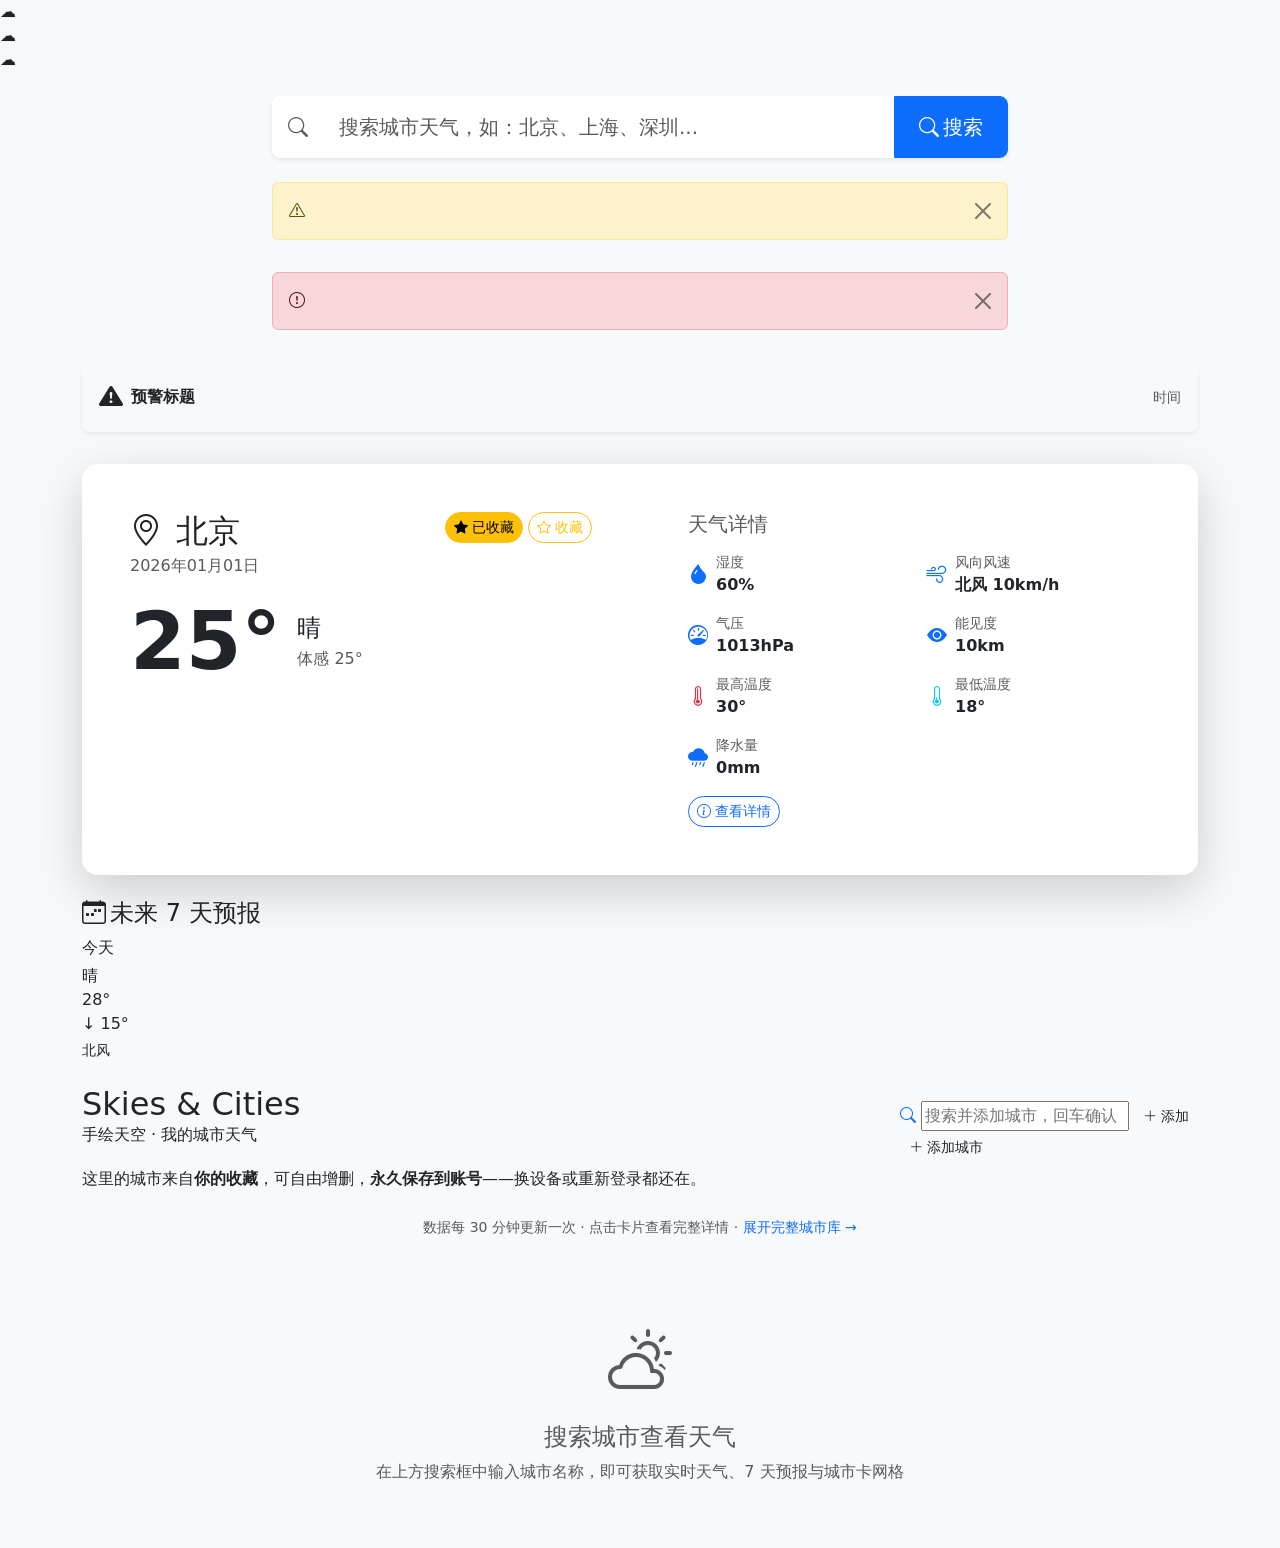
<file: src/main/resources/templates/index.html>
<!DOCTYPE html>
<html xmlns:th="http://www.thymeleaf.org"
      xmlns:sec="http://www.thymeleaf.org/extras/spring-security">
<head>
    <meta charset="UTF-8">
    <meta name="viewport" content="width=device-width, initial-scale=1.0">
    <title>首页 - 智能天气预报系统</title>
    <link href="https://cdn.jsdelivr.net/npm/bootstrap@5.3.0/dist/css/bootstrap.min.css" rel="stylesheet">
    <link href="https://cdn.jsdelivr.net/npm/bootstrap-icons@1.11.0/font/bootstrap-icons.css" rel="stylesheet">
    <link th:href="@{/css/style.css}" rel="stylesheet">
</head>
<body class="bg-light">
    <!-- Aether 背景云朵漂移装饰 -->
    <div class="skydeco" aria-hidden="true">
        <div class="drift">☁</div>
        <div class="drift">☁</div>
        <div class="drift">☁</div>
    </div>

    <!-- 导航栏 -->
    <div th:replace="fragments :: navbar"></div>

    <div class="container mt-4">
        <!-- 搜索栏 -->
        <div class="row justify-content-center mb-4">
            <div class="col-lg-8">
                <form th:action="@{/weather/search}" method="get" class="input-group input-group-lg shadow-sm rounded-3 overflow-hidden">
                    <span class="input-group-text bg-white border-0">
                        <i class="bi bi-search text-muted"></i>
                    </span>
                    <input type="text" class="form-control border-0 py-3" name="city"
                           placeholder="搜索城市天气，如：北京、上海、深圳..." required>
                    <button class="btn btn-primary px-4" type="submit">
                        <i class="bi bi-search me-1"></i>搜索
                    </button>
                </form>
            </div>
        </div>

        <!-- 错误消息 -->
        <div th:if="${searchError}" class="row justify-content-center mb-3">
            <div class="col-lg-8">
                <div class="alert alert-warning alert-dismissible fade show" role="alert">
                    <i class="bi bi-exclamation-triangle me-1"></i>
                    <span th:text="${searchError}"></span>
                    <button type="button" class="btn-close" data-bs-dismiss="alert" aria-label="Close"></button>
                </div>
            </div>
        </div>
        <div th:if="${weatherError}" class="row justify-content-center mb-3">
            <div class="col-lg-8">
                <div class="alert alert-danger alert-dismissible fade show" role="alert">
                    <i class="bi bi-exclamation-circle me-1"></i>
                    <span th:text="${weatherError}"></span>
                    <button type="button" class="btn-close" data-bs-dismiss="alert" aria-label="Close"></button>
                </div>
            </div>
        </div>

        <!-- 预警横幅 -->
        <div th:if="${warnings != null and !warnings.isEmpty()}" class="row mb-4">
            <div class="col-12">
                <div th:each="warning : ${warnings}" class="alert mb-2 d-flex align-items-center rounded-3 shadow-sm"
                     th:classappend="${warning.warningLevel == 'RED' ? 'alert-danger' : (warning.warningLevel == 'ORANGE' ? 'alert-warning' : (warning.warningLevel == 'YELLOW' ? 'alert-info' : 'alert-primary'))}"
                     role="alert">
                    <i class="bi bi-exclamation-triangle-fill me-2 fs-4"></i>
                    <div class="flex-grow-1">
                        <strong th:text="${warning.warningTitle}">预警标题</strong>
                        <th:block th:replace="fragments :: warningLevelBadge(${warning.warningLevel})"></th:block>
                        <th:block th:replace="fragments :: warningTypeBadge(${warning.warningType})"></th:block>
                    </div>
                    <small class="text-muted ms-3" th:text="${#temporals.format(warning.startTime, 'MM-dd HH:mm')}">时间</small>
                </div>
            </div>
        </div>

        <!-- 实时天气卡片 -->
        <div th:if="${realtime != null}" class="row mb-4">
            <div class="col-12">
                <div class="card border-0 shadow-lg rounded-4 overflow-hidden">
                    <div class="card-body p-0">
                        <div class="row g-0">
                            <!-- 左侧：温度和天气 -->
                            <div class="col-md-6 aether-hero p-4 p-md-5">
                                <div class="d-flex justify-content-between align-items-start">
                                    <div>
                                        <h2 class="mb-1">
                                            <i class="bi bi-geo-alt me-1"></i>
                                            <span th:text="${currentCity}">北京</span>
                                        </h2>
                                        <p class="mb-3 opacity-75" th:text="${#temporals.format(realtime.weatherDate, 'yyyy年MM月dd日')}">2026年01月01日</p>
                                    </div>
                                    <!-- 和风天气标识 -->
                                    <div class="ms-2">
                                        <span class="badge aether-soft-badge rounded-pill px-3 py-2">
                                            <i class="bi bi-cloud me-1"></i>和风天气
                                        </span>
                                    </div>
                                    <!-- 收藏按钮 -->
                                    <div th:if="${user != null}" class="ms-3">
                                        <button th:if="${isFavorited != null and isFavorited}"
                                                class="btn btn-warning btn-sm rounded-pill" id="favoriteBtn"
                                                onclick="toggleFavorite(false, this)"
                                                th:attr="data-city=${currentCity}, data-city-code=${currentCityCode}">
                                            <i class="bi bi-star-fill me-1"></i>已收藏
                                        </button>
                                        <button th:if="${isFavorited == null or !isFavorited}"
                                                class="btn btn-outline-warning btn-sm rounded-pill" id="favoriteBtn"
                                                onclick="toggleFavorite(true, this)"
                                                th:attr="data-city=${currentCity}, data-city-code=${currentCityCode}">
                                            <i class="bi bi-star me-1"></i>收藏
                                        </button>
                                    </div>
                                </div>
                                <div class="d-flex align-items-center mb-3">
                                    <span class="display-1 fw-bold me-3" th:text="${realtime.temp != null ? #numbers.formatDecimal(realtime.temp, 1, 0) + '°' : '--'}">25°</span>
                                    <div>
                                        <h4 class="mb-1" th:text="${realtime.weatherText}">晴</h4>
                                        <p class="mb-0 opacity-75">
                                            体感 <span th:text="${realtime.feelsLike != null ? #numbers.formatDecimal(realtime.feelsLike, 1, 0) + '°' : '--'}">25°</span>
                                        </p>
                                    </div>
                                </div>
                            </div>
                            <!-- 右侧：详细信息 -->
                            <div class="col-md-6 p-4 p-md-5">
                                <h5 class="text-muted mb-3">天气详情</h5>
                                <div class="row g-3">
                                    <div class="col-6">
                                        <div class="d-flex align-items-center">
                                            <i class="bi bi-droplet-fill text-primary me-2 fs-5"></i>
                                            <div>
                                                <small class="text-muted d-block">湿度</small>
                                                <strong th:text="${realtime.humidity != null ? realtime.humidity + '%' : '--'}">60%</strong>
                                            </div>
                                        </div>
                                    </div>
                                    <div class="col-6">
                                        <div class="d-flex align-items-center">
                                            <i class="bi bi-wind text-primary me-2 fs-5"></i>
                                            <div>
                                                <small class="text-muted d-block">风向风速</small>
                                                <strong>
                                                    <span th:text="${realtime.windDir}">北风</span>
                                                    <span th:text="${realtime.windSpeed != null ? #numbers.formatDecimal(realtime.windSpeed, 1, 1) + 'km/h' : ''}">10km/h</span>
                                                </strong>
                                            </div>
                                        </div>
                                    </div>
                                    <div class="col-6">
                                        <div class="d-flex align-items-center">
                                            <i class="bi bi-speedometer text-primary me-2 fs-5"></i>
                                            <div>
                                                <small class="text-muted d-block">气压</small>
                                                <strong th:text="${realtime.pressure != null ? realtime.pressure + 'hPa' : '--'}">1013hPa</strong>
                                            </div>
                                        </div>
                                    </div>
                                    <div class="col-6">
                                        <div class="d-flex align-items-center">
                                            <i class="bi bi-eye-fill text-primary me-2 fs-5"></i>
                                            <div>
                                                <small class="text-muted d-block">能见度</small>
                                                <strong th:text="${realtime.visibility != null ? #numbers.formatDecimal(realtime.visibility, 1, 1) + 'km' : '--'}">10km</strong>
                                            </div>
                                        </div>
                                    </div>
                                    <div class="col-6">
                                        <div class="d-flex align-items-center">
                                            <i class="bi bi-thermometer-high text-danger me-2 fs-5"></i>
                                            <div>
                                                <small class="text-muted d-block">最高温度</small>
                                                <strong th:text="${realtime.tempMax != null ? #numbers.formatDecimal(realtime.tempMax, 1, 0) + '°' : '--'}">30°</strong>
                                            </div>
                                        </div>
                                    </div>
                                    <div class="col-6">
                                        <div class="d-flex align-items-center">
                                            <i class="bi bi-thermometer-low text-info me-2 fs-5"></i>
                                            <div>
                                                <small class="text-muted d-block">最低温度</small>
                                                <strong th:text="${realtime.tempMin != null ? #numbers.formatDecimal(realtime.tempMin, 1, 0) + '°' : '--'}">18°</strong>
                                            </div>
                                        </div>
                                    </div>
                                    <div class="col-12">
                                        <div class="d-flex align-items-center">
                                            <i class="bi bi-cloud-rain-fill text-primary me-2 fs-5"></i>
                                            <div>
                                                <small class="text-muted d-block">降水量</small>
                                                <strong th:text="${realtime.precip != null ? #numbers.formatDecimal(realtime.precip, 1, 1) + 'mm' : '0mm'}">0mm</strong>
                                            </div>
                                        </div>
                                    </div>
                                </div>
                                <div class="mt-3">
                                    <a th:href="@{/weather/detail/{code}(code=${currentCityCode}, cityName=${currentCity})}"
                                       class="btn btn-outline-primary btn-sm rounded-pill">
                                        <i class="bi bi-info-circle me-1"></i>查看详情
                                    </a>
                                </div>
                            </div>
                        </div>
                    </div>
                </div>
            </div>
        </div>

        <!-- 7 天预报均分布局（Aether 紧凑场景） -->
        <div th:if="${forecast != null and !forecast.isEmpty()}" class="mb-4">
            <h4 class="section-title">
                <i class="bi bi-calendar-week me-1"></i>未来 7 天预报
            </h4>
            <div class="aether-week-grid">
                <div th:each="day, iter : ${forecast}" class="aether-mini sky-cloudy aether-week-cell">
                    <p class="mb-1 date"
                       th:text="${iter.index == 0 ? '今天' : #temporals.format(day.weatherDate, 'MM/dd')}">今天</p>
                    <p class="mb-0 text" th:text="${day.weatherText}">晴</p>
                    <div class="temp">
                        <span th:text="${day.tempMax != null ? #numbers.formatDecimal(day.tempMax, 1, 0) + '°' : '--'}">28°</span>
                    </div>
                    <div class="range">
                        <span class="me-1"
                              th:text="${day.tempMin != null ? '↓ ' + #numbers.formatDecimal(day.tempMin, 1, 0) + '°' : ''}">↓ 15°</span>
                    </div>
                    <small class="d-block mt-1"
                           th:text="${day.windDir != null ? day.windDir : ''}">北风</small>
                </div>
            </div>
        </div>

        <!-- Aether 城市卡网格（以“收藏”为数据源，可增删、永久保存到账号） -->
        <div class="mb-4">
            <div class="d-flex justify-content-between align-items-end flex-wrap gap-2 mb-1">
                <div>
                    <h2 class="aether-section-title mb-0">Skies &amp; Cities</h2>
                    <p class="aether-section-sub">手绘天空 · 我的城市天气</p>
                </div>
                <div class="city-add-wrap">
                    <div class="city-add-box" id="cityAddBox">
                        <i class="bi bi-search text-primary"></i>
                        <input type="text" id="cityAddInput" placeholder="搜索并添加城市，回车确认" autocomplete="off" aria-label="添加城市">
                        <button type="button" id="cityAddGo" class="btn btn-sm aether-add-btn rounded-3" title="添加"><i class="bi bi-plus-lg me-1"></i>添加</button>
                    </div>
                    <button type="button" id="cityAddBtn" class="btn btn-sm rounded-pill aether-add-btn">
                        <i class="bi bi-plus-lg me-1"></i>添加城市
                    </button>
                    <div class="city-add-suggestions" id="cityAddSug" style="display:none"></div>
                </div>
            </div>
            <p class="aether-section-tag mb-3">
                这里的城市来自<strong>你的收藏</strong>，可自由增删，<b>永久保存到账号</b>——换设备或重新登录都还在。
            </p>
            <div class="aether-grid" id="cityGrid"></div>
            <footer class="text-center mt-4">
                <small class="text-muted">
                    数据每 30 分钟更新一次 · 点击卡片查看完整详情
                    · <a th:href="@{/weather/aether}" class="text-decoration-none">展开完整城市库 →</a>
                </small>
            </footer>
        </div>

        <!-- 无数据提示：仅当既无实时数据、也无任何错误时才出现 -->
        <div th:if="${realtime == null and weatherError == null and searchError == null}" class="text-center py-5">
            <i class="bi bi-cloud-sun text-muted" style="font-size: 4rem;"></i>
            <h4 class="text-muted mt-3">搜索城市查看天气</h4>
            <p class="text-muted">在上方搜索框中输入城市名称，即可获取实时天气、7 天预报与城市卡网格</p>
        </div>
    </div>

    <!-- 页脚 -->
    <div th:replace="fragments :: footer"></div>

    <script src="https://cdn.jsdelivr.net/npm/bootstrap@5.3.0/dist/js/bootstrap.bundle.min.js"></script>
    <script th:src="@{/js/main.js}"></script>
    <script th:src="@{/js/aether-card.js}"></script>
    <script>initCityGrid('cityGrid', 'cityAddBtn');</script>
</body>
</html>
</file>
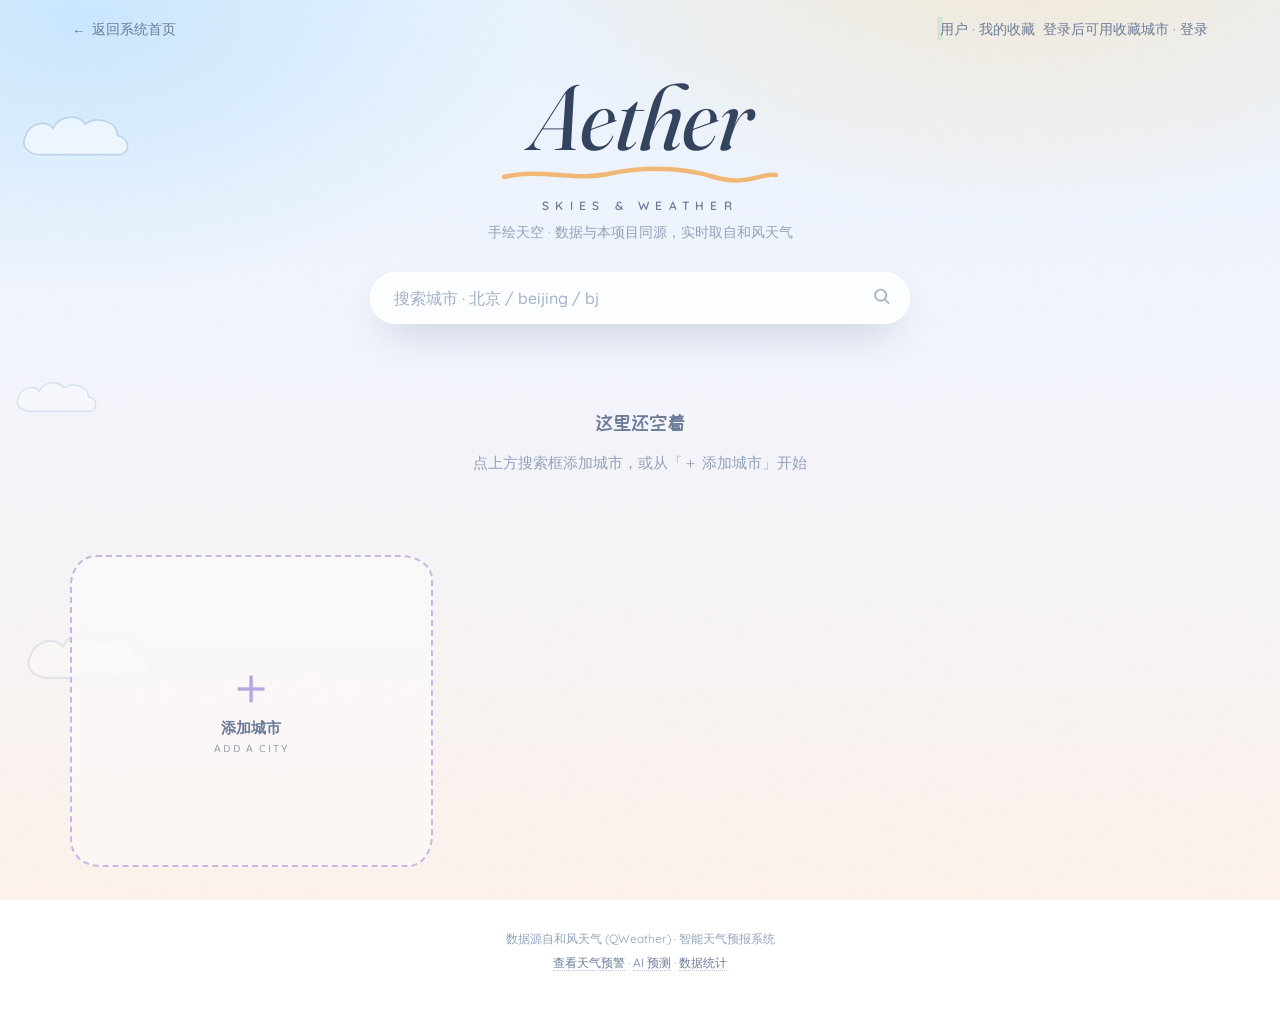
<file: src/main/resources/templates/aether.html>
<!DOCTYPE html>
<html lang="zh-CN" xmlns:th="http://www.thymeleaf.org">
<head>
<meta charset="UTF-8">
<meta name="viewport" content="width=device-width, initial-scale=1.0">
<title>Aether · Skies &amp; Weather — 智能天气预报系统</title>

<link rel="preconnect" href="https://fonts.googleapis.com">
<link rel="preconnect" href="https://fonts.gstatic.com" crossorigin>
<link rel="stylesheet"
      href="https://fonts.googleapis.com/css2?family=Fraunces:ital,opsz,wght@0,9..144,500;1,9..144,400;1,9..144,600&family=Quicksand:wght@400;500;600;700&family=Baloo+2:wght@500;600;700;800&family=ZCOOL+KuaiLe&display=swap">

<style>
:root{
  --ink:#34435e;
  --ink-soft:#6b7b98;
  --ink-faint:#93a1bb;
  --cream:#fdf3ec;
  --sky:#eaf4ff;
  --r-card:26px 32px 24px 30px / 30px 24px 32px 26px;
  --shadow-soft:0 18px 40px -18px rgba(60,80,120,.45);
  --shadow-pop:0 30px 64px -22px rgba(60,80,120,.55);
  --font-display:'Fraunces','Playfair Display',Georgia,'Songti SC',serif;
  --font-body:'Quicksand','PingFang SC','Hiragino Sans GB','Microsoft YaHei',sans-serif;
  --font-num:'Baloo 2','Quicksand',sans-serif;
  --font-cn:'ZCOOL KuaiLe','PingFang SC','Hiragino Sans GB','Microsoft YaHei',sans-serif;
}

*{box-sizing:border-box;margin:0;padding:0}
html{-webkit-text-size-adjust:100%}
body{
  font-family:var(--font-body);
  color:var(--ink);
  min-height:100vh;
  background:
    radial-gradient(880px 500px at 80% -10%, rgba(255,222,175,.55) 0%, transparent 62%),
    radial-gradient(760px 460px at 6% 2%,  rgba(176,222,255,.55) 0%, transparent 60%),
    linear-gradient(180deg, #eaf4ff 0%, #f4f6fd 42%, #fdf3ec 100%);
  background-attachment:fixed;
  overflow-x:hidden;
  -webkit-font-smoothing:antialiased;
}

/* ---------- 纸纹颗粒：营造手绘插画质感 ---------- */
.grain{
  position:fixed;inset:0;z-index:1;pointer-events:none;opacity:.05;
  background-image:url("data:image/svg+xml,%3Csvg xmlns='http://www.w3.org/2000/svg' width='180' height='180'%3E%3Cfilter id='n'%3E%3CfeTurbulence type='fractalNoise' baseFrequency='.85' numOctaves='3' stitchTiles='stitch'/%3E%3C/filter%3E%3Crect width='180' height='180' filter='url(%23n)'/%3E%3C/svg%3E");
}

/* ---------- 背景漂浮手绘云 ---------- */
.skydeco{position:fixed;inset:0;z-index:0;pointer-events:none;overflow:hidden}
.skydeco .drift{position:absolute;opacity:.55;animation:drift linear infinite}
@keyframes drift{from{transform:translateX(-30vw)}to{transform:translateX(128vw)}}
.skydeco .drift:nth-child(1){top:11%;animation-duration:78s}
.skydeco .drift:nth-child(2){top:41%;animation-duration:104s;opacity:.38}
.skydeco .drift:nth-child(3){top:68%;animation-duration:90s;opacity:.3}

/* ---------- 顶栏 ---------- */
.topbar{
  position:relative;z-index:4;
  display:flex;align-items:center;justify-content:space-between;gap:12px;
  max-width:1180px;margin:0 auto;padding:20px 22px 0;
  font-size:13.5px;color:var(--ink-soft);
}
.topbar a{color:var(--ink-soft);text-decoration:none;transition:color .2s,transform .2s;display:inline-flex;align-items:center;gap:6px}
.topbar a:hover{color:var(--ink);transform:translateX(-2px)}
.topbar .who{display:inline-flex;align-items:center;gap:8px}
.topbar .dot{width:7px;height:7px;border-radius:50%;background:#8ed0a8;box-shadow:0 0 0 3px rgba(142,208,168,.25)}

/* ---------- 标题 ---------- */
.hero{position:relative;z-index:3;text-align:center;padding:34px 20px 4px}
.logo{
  font-family:var(--font-display);
  font-style:italic;
  font-weight:400;
  font-size:clamp(52px,10vw,92px);
  line-height:.95;
  letter-spacing:-.5px;
  color:var(--ink);
  animation:riseIn .9s cubic-bezier(.2,.8,.3,1) both;
}
@keyframes riseIn{from{opacity:0;transform:translateY(18px)}to{opacity:1;transform:none}}
.squiggle{display:block;margin:6px auto 0;width:min(280px,72vw);height:16px;overflow:visible}
.squiggle path{
  fill:none;stroke:#f0b775;stroke-width:4.5;stroke-linecap:round;
  stroke-dasharray:340;stroke-dashoffset:340;
  animation:draw 1.5s .35s cubic-bezier(.65,0,.35,1) forwards;
}
@keyframes draw{to{stroke-dashoffset:0}}
.sub{
  font-family:var(--font-body);
  font-size:12px;font-weight:600;letter-spacing:.52em;text-transform:uppercase;
  color:var(--ink-soft);margin-top:16px;
  animation:riseIn .9s .18s cubic-bezier(.2,.8,.3,1) both;
}
.tagline{
  margin-top:10px;font-size:13.5px;color:var(--ink-faint);
  animation:riseIn .9s .26s cubic-bezier(.2,.8,.3,1) both;
}

/* ---------- 搜索 ---------- */
.searchbar{position:relative;z-index:20;display:flex;justify-content:center;margin:26px auto 4px;padding:0 18px}
.searchbox{position:relative;width:min(540px,100%)}
.searchbox input{
  width:100%;border:none;outline:none;
  font-family:var(--font-body);font-size:16px;font-weight:600;color:var(--ink);
  padding:16px 54px 16px 24px;border-radius:999px;
  background:rgba(255,255,255,.8);
  box-shadow:var(--shadow-soft),inset 0 0 0 2px rgba(255,255,255,.7);
  backdrop-filter:blur(8px);
  transition:transform .25s cubic-bezier(.2,.8,.3,1),box-shadow .25s;
}
.searchbox input::placeholder{color:#a3b0c7;font-weight:500}
.searchbox input:focus{transform:translateY(-2px);box-shadow:var(--shadow-pop),inset 0 0 0 2px #ffd0a4}
.searchbox .ico{position:absolute;right:19px;top:50%;transform:translateY(-50%);pointer-events:none;opacity:.55}

.suggest{
  position:absolute;top:62px;left:0;right:0;
  background:rgba(255,255,255,.97);border-radius:22px;
  box-shadow:var(--shadow-pop);overflow:hidden;display:none;
  backdrop-filter:blur(12px);padding:6px;
}
.suggest.show{display:block;animation:pop .22s cubic-bezier(.2,.8,.3,1)}
@keyframes pop{from{opacity:0;transform:translateY(-8px)}to{opacity:1;transform:none}}
.suggest .row{
  padding:11px 18px;border-radius:16px;cursor:pointer;
  display:flex;justify-content:space-between;align-items:center;gap:10px;
  font-size:15px;font-weight:600;color:var(--ink);transition:background .15s,transform .15s;
}
.suggest .row:hover,.suggest .row.on{background:linear-gradient(90deg,#fff1e0,#ffe9f2);transform:translateX(3px)}
.suggest .row .py{font-family:var(--font-num);font-size:12px;font-weight:600;letter-spacing:.06em;color:var(--ink-faint);text-transform:uppercase}
.suggest .empty{padding:16px 20px;color:var(--ink-faint);font-size:14px}

/* ---------- 网格 ---------- */
.wrap{position:relative;z-index:3;max-width:1180px;margin:0 auto;padding:22px 20px 60px}
.grid{display:grid;grid-template-columns:repeat(auto-fill,minmax(280px,1fr));gap:26px}

/* ---------- 卡片 ---------- */
.card{
  position:relative;border-radius:var(--r-card);overflow:hidden;
  min-height:312px;cursor:pointer;color:#fff;isolation:isolate;
  box-shadow:var(--shadow-soft);
  transition:transform .38s cubic-bezier(.2,.8,.3,1),box-shadow .38s;
  animation:cardIn .62s cubic-bezier(.2,.8,.3,1) both;
  animation-delay:calc(var(--i,0) * 70ms);
}
@keyframes cardIn{from{opacity:0;transform:translateY(28px) scale(.96)}to{opacity:1;transform:none}}
.card:hover{transform:translateY(-9px) scale(1.015);box-shadow:var(--shadow-pop)}
.card:focus-visible{outline:3px solid #ffd0a4;outline-offset:3px}

.card .scene{position:absolute;inset:0;z-index:0;overflow:hidden}
.card .content{
  position:relative;z-index:5;padding:22px 24px 20px;
  display:flex;flex-direction:column;height:100%;
  text-shadow:0 2px 12px rgba(28,38,66,.4);
}
.card .top{display:flex;justify-content:space-between;align-items:flex-start;gap:10px}
.card .city{font-family:var(--font-cn);font-size:27px;line-height:1.12;letter-spacing:.02em}
.card .city .py{
  display:block;font-family:var(--font-num);font-size:11.5px;font-weight:600;
  letter-spacing:.22em;opacity:.85;margin-top:4px;text-transform:uppercase;
}
.card .del{
  flex:none;width:31px;height:31px;border-radius:50%;border:none;cursor:pointer;
  background:rgba(255,255,255,.26);color:#fff;font-size:15px;line-height:1;
  backdrop-filter:blur(4px);opacity:0;transform:scale(.55) rotate(-25deg);
  transition:.26s cubic-bezier(.2,.8,.3,1);
}
.card:hover .del,.card .del:focus-visible{opacity:1;transform:none}
.card .del:hover{background:rgba(255,96,96,.9);transform:rotate(90deg) scale(1.08)}

.card .spacer{flex:1}
.card .temp{font-family:var(--font-num);font-size:60px;font-weight:800;line-height:.95;letter-spacing:-.02em}
.card .temp sup{font-size:23px;font-weight:600;vertical-align:super;opacity:.85;margin-left:2px}
.card .desc{font-family:var(--font-cn);font-size:17px;margin-top:5px;display:flex;align-items:baseline;gap:8px;flex-wrap:wrap}
.card .desc .en{font-family:var(--font-num);font-size:11.5px;font-weight:600;letter-spacing:.16em;opacity:.82;text-transform:uppercase}
.card .range{font-family:var(--font-num);font-size:14px;font-weight:700;opacity:.95;margin-top:5px;letter-spacing:.02em}
.card .meta{display:flex;gap:20px;margin-top:13px;font-family:var(--font-num);font-size:15px;font-weight:700}
.card .meta div span{
  display:block;font-family:var(--font-body);font-size:10.5px;font-weight:600;
  letter-spacing:.14em;opacity:.78;margin-top:1px;text-transform:uppercase;
}
.card .warn{
  align-self:flex-start;margin-top:12px;padding:5px 12px;border-radius:999px;
  background:rgba(255,236,214,.92);color:#7a3b1d;font-family:var(--font-body);
  font-size:11.5px;font-weight:700;text-shadow:none;
  display:inline-flex;align-items:center;gap:5px;max-width:100%;
  overflow:hidden;text-overflow:ellipsis;white-space:nowrap;
}
.card .stamp{position:absolute;left:24px;bottom:14px;font-size:10.5px;opacity:.72;letter-spacing:.08em;font-family:var(--font-num)}

/* 载入骨架 */
.card.loading{background:linear-gradient(160deg,#c9d8ec,#e6ecf6)}
.card.loading .content{justify-content:flex-end}
.card.loading .ph{
  height:14px;border-radius:99px;margin-bottom:10px;
  background:linear-gradient(90deg,rgba(255,255,255,.5),rgba(255,255,255,.95),rgba(255,255,255,.5));
  background-size:200% 100%;animation:sheen 1.3s linear infinite;
}
@keyframes sheen{from{background-position:200% 0}to{background-position:-200% 0}}

/* 添加卡 */
.card.add{
  display:flex;align-items:center;justify-content:center;flex-direction:column;gap:2px;
  color:var(--ink-soft);background:rgba(255,255,255,.42);
  border:2px dashed #c6b8e2;box-shadow:none;text-shadow:none;
  backdrop-filter:blur(4px);min-height:312px;
}
.card.add:hover{background:rgba(255,255,255,.72);transform:translateY(-7px) rotate(0deg);border-color:#a893d0}
.card.add .plus{font-family:var(--font-num);font-size:52px;line-height:1;color:#b9a6dd}
.card.add .t{font-size:15px;font-weight:700}
.card.add .e{font-size:11.5px;opacity:.7;letter-spacing:.16em;text-transform:uppercase;font-family:var(--font-num)}

/* ---------- 七种天气场景 ---------- */
.sky-clear {background:linear-gradient(165deg,#4fb3ff 0%,#8fd6ff 48%,#ffe6a8 100%)}
.sky-cloudy{background:linear-gradient(165deg,#8fa7c6 0%,#b3c4da 55%,#dbe4ef 100%)}
.sky-rain  {background:linear-gradient(165deg,#54677f 0%,#74879f 55%,#a9b7c9 100%)}
.sky-snow  {background:linear-gradient(165deg,#8fb0d3 0%,#c2d8ee 55%,#eff7fd 100%)}
.sky-storm {background:linear-gradient(165deg,#2c3350 0%,#434c70 55%,#6d7296 100%)}
.sky-fog   {background:linear-gradient(165deg,#98a2b1 0%,#b8c0cb 55%,#d4dae2 100%)}
.sky-night {background:linear-gradient(165deg,#1a2145 0%,#302c5e 55%,#5a4b7d 100%)}

.sheen{position:absolute;inset:0;background:linear-gradient(180deg,transparent 42%,rgba(22,32,58,.34) 100%)}
.sky-fog .sheen,.sky-snow .sheen{background:linear-gradient(180deg,transparent 30%,rgba(34,46,72,.46) 100%)}

/* 太阳 */
.sun{
  position:absolute;top:-34px;right:-30px;width:132px;height:132px;border-radius:50%;
  background:radial-gradient(circle at 38% 38%,#fff8d8,#ffd45f 58%,#ffb04a);
  box-shadow:0 0 54px 14px rgba(255,209,90,.6);
  animation:sunPulse 5.5s ease-in-out infinite;
}
@keyframes sunPulse{0%,100%{transform:scale(1)}50%{transform:scale(1.07)}}
.sunrays{position:absolute;top:34px;right:34px;width:0;height:0;animation:spin 30s linear infinite}
@keyframes spin{to{transform:rotate(360deg)}}
.sunrays .ray{
  position:absolute;top:-3px;left:-88px;width:176px;height:5px;border-radius:5px;
  background:linear-gradient(90deg,transparent,rgba(255,230,160,.6),transparent);
}

/* 月亮 */
.moon{
  position:absolute;top:-22px;right:-8px;width:104px;height:104px;border-radius:50%;
  background:radial-gradient(circle at 34% 32%,#fff,#e2e6ff 58%,#b7bde8);
  box-shadow:0 0 46px 10px rgba(198,208,255,.45);
}
.moon::before,.moon::after{content:"";position:absolute;border-radius:50%;background:rgba(150,158,205,.32)}
.moon::before{width:20px;height:20px;top:26px;left:22px}
.moon::after{width:13px;height:13px;top:58px;left:52px}

/* 云（分区错相漂移） */
.cloudgrp{position:absolute;left:0;width:100%;animation-name:floatX;animation-timing-function:linear;animation-iteration-count:infinite}
@keyframes floatX{from{transform:translateX(-125%)}to{transform:translateX(125%)}}
.bobb{animation-name:bob;animation-timing-function:ease-in-out;animation-iteration-count:infinite}
@keyframes bob{0%,100%{transform:translateY(0)}50%{transform:translateY(-7px)}}
.cloudart{display:block;filter:drop-shadow(0 6px 10px rgba(40,60,100,.18))}

/* 雨 */
.drop{position:absolute;top:-14%;width:2px;border-radius:2px;
  background:linear-gradient(transparent,rgba(255,255,255,.85));animation:fall linear infinite}
@keyframes fall{to{transform:translateY(400px)}}

/* 雪 */
.flake{position:absolute;top:-10%;color:#fff;animation:snowfall linear infinite;will-change:transform}
@keyframes snowfall{to{transform:translateY(390px) rotate(340deg)}}

/* 闪电 */
.bolt{position:absolute;inset:0;background:rgba(255,255,255,0);animation:flash 7s infinite}
@keyframes flash{
  0%,91%,100%{background:rgba(255,255,255,0)}
  92%{background:rgba(255,255,255,.5)}
  93.5%{background:rgba(255,255,255,0)}
  95%{background:rgba(255,255,255,.34)}
  96.5%{background:rgba(255,255,255,0)}
}
.boltline{position:absolute;top:26%;left:56%;opacity:0;animation:zap 7s infinite}
@keyframes zap{0%,91%,100%{opacity:0}92%,94%{opacity:1}93%,95.5%{opacity:0}}

/* 雾 */
.fogband{
  position:absolute;left:-32%;width:164%;height:46px;border-radius:50%;
  background:rgba(255,255,255,.5);filter:blur(9px);
  animation:fogmove ease-in-out infinite alternate;
}
@keyframes fogmove{from{transform:translateX(-7%)}to{transform:translateX(7%)}}

/* 星空 */
.star{position:absolute;width:3px;height:3px;border-radius:50%;background:#fff;animation:twinkle ease-in-out infinite}
@keyframes twinkle{0%,100%{opacity:.22;transform:scale(.65)}50%{opacity:1;transform:scale(1.35)}}
.shoot{position:absolute;width:88px;height:2px;border-radius:2px;
  background:linear-gradient(90deg,rgba(255,255,255,0),#fff);
  animation:shoot 9s ease-in infinite;opacity:0}
@keyframes shoot{
  0%{opacity:0;transform:translate(0,0) rotate(20deg)}
  2%{opacity:1}
  10%{opacity:0;transform:translate(150px,58px) rotate(20deg)}
  100%{opacity:0;transform:translate(150px,58px) rotate(20deg)}
}

/* 飞鸟 */
.bird{position:absolute;animation:birdfly linear infinite}
@keyframes birdfly{from{transform:translateX(-40px)}to{transform:translateX(340px)}}

/* 水波纹 */
.ripple{
  position:absolute;border-radius:50%;background:rgba(255,255,255,.48);
  transform:scale(0);animation:rip .62s cubic-bezier(.2,.8,.3,1);
  pointer-events:none;z-index:6;
}
@keyframes rip{to{transform:scale(4.2);opacity:0}}

/* ---------- 空状态 / 页脚 / toast ---------- */
.empty{
  grid-column:1/-1;text-align:center;padding:52px 20px;color:var(--ink-faint);
  font-size:14.5px;line-height:2;
}
.empty .big{font-family:var(--font-cn);font-size:20px;color:var(--ink-soft);display:block;margin-bottom:6px}

footer{
  position:relative;z-index:3;text-align:center;color:var(--ink-faint);
  font-size:12px;line-height:2;padding:0 20px 40px;
}
footer a{color:var(--ink-soft);text-decoration:none;border-bottom:1px dotted #b9c4d8}
footer a:hover{color:var(--ink)}

.toast{
  position:fixed;left:50%;bottom:32px;transform:translate(-50%,90px);
  background:rgba(52,67,94,.96);color:#fff;padding:12px 26px;border-radius:999px;
  font-size:14px;font-weight:600;z-index:99;opacity:0;
  transition:transform .38s cubic-bezier(.2,.8,.3,1),opacity .38s;
  box-shadow:var(--shadow-pop);pointer-events:none;
}
.toast.show{opacity:1;transform:translate(-50%,0)}

@media(max-width:600px){
  .grid{grid-template-columns:1fr;gap:20px}
  .card{min-height:290px}
  .card .temp{font-size:52px}
  .topbar{font-size:12.5px}
}

@media(prefers-reduced-motion:reduce){
  *,.drift,.cloudgrp,.bobb,.sun,.sunrays,.drop,.flake,.star,.shoot,.bird{
    animation-duration:.001ms!important;animation-iteration-count:1!important;
  }
  .card{animation:none}
}
</style>
</head>

<body>
<div class="skydeco">
  <svg class="drift" width="150" height="66" viewBox="0 0 160 90">
    <path d="M34 76 C16 76 6 64 12 52 C17 33 40 28 50 40 C58 22 84 20 94 34 C112 22 138 32 138 50 C152 52 158 70 142 76 Z"
          fill="#ffffff" stroke="#a9c0dd" stroke-width="2.4" stroke-linejoin="round"/>
  </svg>
  <svg class="drift" width="112" height="50" viewBox="0 0 160 90">
    <path d="M34 76 C16 76 6 64 12 52 C17 33 40 28 50 40 C58 22 84 20 94 34 C112 22 138 32 138 50 C152 52 158 70 142 76 Z"
          fill="#ffffff" stroke="#a9c0dd" stroke-width="2.4" stroke-linejoin="round"/>
  </svg>
  <svg class="drift" width="178" height="78" viewBox="0 0 160 90">
    <path d="M34 76 C16 76 6 64 12 52 C17 33 40 28 50 40 C58 22 84 20 94 34 C112 22 138 32 138 50 C152 52 158 70 142 76 Z"
          fill="#ffffff" stroke="#a9c0dd" stroke-width="2.4" stroke-linejoin="round"/>
  </svg>
</div>
<div class="grain"></div>

<header class="topbar">
  <a th:href="@{/}"><span aria-hidden="true">←</span> 返回系统首页</a>
  <span class="who">
    <span th:if="${user != null}">
      <span class="dot"></span>
      <span th:text="${user.nickname != null && !user.nickname.isEmpty()} ? ${user.nickname} : ${user.username}">用户</span> · 我的收藏
    </span>
    <a th:if="${user == null}" th:href="@{/login}">登录后可用收藏城市 · 登录</a>
  </span>
</header>

<header class="hero">
  <h1 class="logo">Aether</h1>
  <svg class="squiggle" viewBox="0 0 280 16" preserveAspectRatio="none" aria-hidden="true">
    <path d="M4 11 C40 2, 74 15, 108 8 S180 1, 214 11 S262 6, 276 9"/>
  </svg>
  <p class="sub">Skies &amp; Weather</p>
  <p class="tagline">手绘天空 · 数据与本项目同源，实时取自和风天气</p>
</header>

<section class="searchbar">
  <div class="searchbox">
    <input id="q" type="text" autocomplete="off" spellcheck="false"
           placeholder="搜索城市 · 北京 / beijing / bj" aria-label="搜索城市">
    <span class="ico">
      <svg width="19" height="19" viewBox="0 0 24 24" fill="none" stroke="#6b7b98" stroke-width="2.4" stroke-linecap="round">
        <circle cx="11" cy="11" r="7"/><path d="M16.5 16.5 L21 21"/>
      </svg>
    </span>
    <div class="suggest" id="suggest" role="listbox" aria-label="城市联想"></div>
  </div>
</section>

<main class="wrap">
  <div class="grid" id="grid"></div>
</main>

<footer>
  数据源自和风天气 (QWeather) · 智能天气预报系统<br>
  <a th:href="@{/weather/warning}">查看天气预警</a> ·
  <a th:href="@{/weather/ai-forecast}">AI 预测</a> ·
  <a th:href="@{/weather/statistics/search(city='北京')}">数据统计</a>
</footer>

<div class="toast" id="toast" role="status" aria-live="polite"></div>

<script type="application/json" id="aether-initial" th:utext="${cardsJson}">[]</script>

<script>
/* ==========================================================
   场景字典：七种天气各自的中英文名与天空底色
   ========================================================== */
const SCENES = {
  clear:  {zh:'晴朗',   en:'Sunny',        sky:'sky-clear'},
  cloudy: {zh:'多云',   en:'Cloudy',       sky:'sky-cloudy'},
  rain:   {zh:'小雨',   en:'Rainy',        sky:'sky-rain'},
  snow:   {zh:'飘雪',   en:'Snowy',        sky:'sky-snow'},
  storm:  {zh:'雷阵雨', en:'Thunderstorm', sky:'sky-storm'},
  fog:    {zh:'薄雾',   en:'Foggy',        sky:'sky-fog'},
  night:  {zh:'晴夜',   en:'Clear Night',  sky:'sky-night'}
};

/* ==========================================================
   内置城市库（与后端 AetherController 的 30 城保持一致）
   ========================================================== */
const CITY_LIB = [
  {zh:'北京',     py:'beijing',      ab:'bj'},
  {zh:'上海',     py:'shanghai',     ab:'sh'},
  {zh:'广州',     py:'guangzhou',    ab:'gz'},
  {zh:'深圳',     py:'shenzhen',     ab:'sz'},
  {zh:'成都',     py:'chengdu',      ab:'cd'},
  {zh:'杭州',     py:'hangzhou',     ab:'hz'},
  {zh:'西安',     py:'xian',         ab:'xa'},
  {zh:'武汉',     py:'wuhan',        ab:'wh'},
  {zh:'南京',     py:'nanjing',      ab:'nj'},
  {zh:'重庆',     py:'chongqing',    ab:'cq'},
  {zh:'天津',     py:'tianjin',      ab:'tj'},
  {zh:'苏州',     py:'suzhou',       ab:'suz'},
  {zh:'青岛',     py:'qingdao',      ab:'qd'},
  {zh:'厦门',     py:'xiamen',       ab:'xm'},
  {zh:'三亚',     py:'sanya',        ab:'sy'},
  {zh:'哈尔滨',   py:'haerbin',      ab:'heb'},
  {zh:'长春',     py:'changchun',    ab:'cc'},
  {zh:'沈阳',     py:'shenyang',     ab:'syh'},
  {zh:'大连',     py:'dalian',       ab:'dl'},
  {zh:'昆明',     py:'kunming',      ab:'km'},
  {zh:'丽江',     py:'lijiang',      ab:'lj'},
  {zh:'桂林',     py:'guilin',       ab:'gl'},
  {zh:'拉萨',     py:'lasa',         ab:'ls'},
  {zh:'乌鲁木齐', py:'wulumuqi',     ab:'wlmq'},
  {zh:'呼和浩特', py:'huhehaote',    ab:'hhht'},
  {zh:'长沙',     py:'changsha',     ab:'cs'},
  {zh:'郑州',     py:'zhengzhou',    ab:'zz'},
  {zh:'济南',     py:'jinan',        ab:'jn'},
  {zh:'合肥',     py:'hefei',        ab:'hf'},
  {zh:'香港',     py:'xianggang',    ab:'xg'}
];

/* ==========================================================
   场景绘制
   ========================================================== */
const rnd = (a, b) => a + Math.random() * (b - a);

function cloudSVG(w) {
  const h = Math.round(w * 0.56);
  return `<svg class="cloudart" width="${w}" height="${h}" viewBox="0 0 160 90" aria-hidden="true">
    <path d="M34 76 C16 76 6 64 12 52 C17 33 40 28 50 40 C58 22 84 20 94 34 C112 22 138 32 138 50 C152 52 158 70 142 76 Z"
          fill="#ffffff" stroke="#9fb3d0" stroke-width="2.4" stroke-linejoin="round" stroke-linecap="round"/>
  </svg>`;
}

/** 云朵分区：把上方区域切成 n 条水平带，每朵云独占一条，
 *  并用负延迟错开相位，保证任意时刻都不会叠在一起。 */
function cloudGroup(n, opacity, minW, maxW) {
  let s = '';
  const bandTop = 3, bandSpan = 48;
  for (let i = 0; i < n; i++) {
    const band = bandSpan / n;
    const top  = bandTop + band * i + rnd(0, band * 0.4);
    const w    = Math.round(rnd(minW, maxW));
    const dur  = rnd(54, 88);
    const delay = -(dur * i / n) - rnd(0, 4);
    const op   = (opacity * rnd(.78, 1)).toFixed(2);
    s += `<div class="cloudgrp" style="top:${top.toFixed(1)}%;opacity:${op};
            animation-duration:${dur.toFixed(1)}s;animation-delay:${delay.toFixed(1)}s">
            <div class="bobb" style="animation-duration:${rnd(4.5,7.5).toFixed(1)}s;
                 animation-delay:-${rnd(0,4).toFixed(1)}s">${cloudSVG(w)}</div>
          </div>`;
  }
  return s;
}

function rainLayer(n, minH, maxH) {
  let s = '';
  for (let i = 0; i < n; i++) {
    s += `<div class="drop" style="left:${rnd(0,100).toFixed(1)}%;height:${rnd(minH,maxH).toFixed(0)}px;
            animation-duration:${rnd(.55,1.15).toFixed(2)}s;animation-delay:-${rnd(0,1.2).toFixed(2)}s;
            opacity:${rnd(.35,.85).toFixed(2)}"></div>`;
  }
  return s;
}

function snowLayer(n) {
  let s = '';
  for (let i = 0; i < n; i++) {
    s += `<div class="flake" style="left:${rnd(0,100).toFixed(1)}%;font-size:${rnd(9,19).toFixed(0)}px;
            animation-duration:${rnd(5,10).toFixed(1)}s;animation-delay:-${rnd(0,9).toFixed(1)}s;
            opacity:${rnd(.5,1).toFixed(2)}">❄</div>`;
  }
  return s;
}

function starLayer(n) {
  let s = '';
  for (let i = 0; i < n; i++) {
    s += `<div class="star" style="left:${rnd(2,97).toFixed(1)}%;top:${rnd(3,66).toFixed(1)}%;
            animation-duration:${rnd(1.6,4.2).toFixed(1)}s;animation-delay:-${rnd(0,4).toFixed(1)}s"></div>`;
  }
  return s;
}

function birdLayer(n) {
  let s = '';
  for (let i = 0; i < n; i++) {
    const top = 30 + i * 13 + rnd(-4, 4);
    s += `<div class="bird" style="top:${top.toFixed(1)}%;left:0;
            animation-duration:${rnd(16,26).toFixed(1)}s;animation-delay:-${rnd(0,14).toFixed(1)}s">
            <svg width="26" height="12" viewBox="0 0 26 12" fill="none"
                 stroke="rgba(60,80,120,.55)" stroke-width="2.2" stroke-linecap="round">
              <path d="M1 8 C5 2, 9 2, 13 8 C17 2, 21 2, 25 8"/>
            </svg>
          </div>`;
  }
  return s;
}

function buildScene(key) {
  let inner = '';
  if (key === 'clear') {
    inner += `<div class="sunrays">${
      Array.from({length: 12}, (_, i) => `<div class="ray" style="transform:rotate(${i * 30}deg)"></div>`).join('')
    }</div>`;
    inner += `<div class="sun"></div>`;
    inner += cloudGroup(2, .7, 76, 108);
    inner += birdLayer(2);
  } else if (key === 'cloudy') {
    inner += `<div class="sun" style="width:86px;height:86px;top:-14px;right:16px;opacity:.5;
                box-shadow:0 0 26px 6px rgba(255,209,90,.32)"></div>`;
    inner += cloudGroup(3, 1, 84, 128);
  } else if (key === 'rain') {
    inner += cloudGroup(2, 1, 92, 132);
    inner += rainLayer(36, 12, 22);
  } else if (key === 'snow') {
    inner += cloudGroup(2, .9, 88, 124);
    inner += snowLayer(26);
  } else if (key === 'storm') {
    inner += cloudGroup(2, 1, 96, 140);
    inner += rainLayer(44, 14, 26);
    inner += `<div class="boltline">
                <svg width="46" height="96" viewBox="0 0 46 96" fill="none" stroke="#fff"
                     stroke-width="3.4" stroke-linejoin="round" stroke-linecap="round"
                     style="filter:drop-shadow(0 0 10px #aee)">
                  <path d="M26 2 L10 50 H26 L18 94 L38 40 H23 L34 2 Z" fill="#fff" fill-opacity=".92"/>
                </svg>
              </div>
              <div class="bolt"></div>`;
  } else if (key === 'fog') {
    inner += cloudGroup(2, .5, 92, 130);
    inner += Array.from({length: 5}, (_, i) =>
      `<div class="fogband" style="top:${18 + i * 15}%;animation-duration:${(9 + i * 3).toFixed(0)}s;
         opacity:${(.5 - i * .055).toFixed(2)}"></div>`).join('');
  } else if (key === 'night') {
    inner += `<div class="moon"></div>`;
    inner += starLayer(30);
    inner += cloudGroup(1, .35, 90, 124);
    inner += `<div class="shoot" style="top:14%;left:8%;animation-delay:${rnd(1,7).toFixed(1)}s"></div>`;
  }
  inner += `<div class="sheen"></div>`;
  return `<div class="scene ${SCENES[key].sky}">${inner}</div>`;
}

/* ==========================================================
   卡片渲染
   ========================================================== */
const grid = document.getElementById('grid');
const STORE_KEY = 'aether.cities';

let INITIAL = [];
try {
  INITIAL = JSON.parse(document.getElementById('aether-initial').textContent || '[]');
} catch (e) {
  INITIAL = [];
}

let active = [];   // 当前展示的城市数据
let suggestList = [];
let suggestIdx = -1;

const esc = s => String(s == null ? '' : s)
  .replace(/&/g, '&amp;').replace(/</g, '&lt;').replace(/>/g, '&gt;').replace(/"/g, '&quot;');

function cardHTML(c, i) {
  if (c.loading) {
    return `<div class="card loading" style="--i:${i}">
      <div class="content">
        <div style="font-family:var(--font-cn);font-size:24px;margin-bottom:auto">${esc(c.city)}</div>
        <div class="ph" style="width:56%;height:34px"></div>
        <div class="ph" style="width:38%"></div>
        <div class="ph" style="width:64%;margin-bottom:0"></div>
      </div>
    </div>`;
  }
  const s = SCENES[c.scene] || SCENES.cloudy;
  const hi = c.hi == null ? '—' : c.hi;
  const lo = c.lo == null ? '—' : c.lo;
  const wind = c.windSpeed == null ? '—' : c.windSpeed;
  const hum = c.humidity == null ? '—' : c.humidity;
  return `<div class="card" data-city="${esc(c.city)}" style="--i:${i}" tabindex="0"
               role="link" aria-label="${esc(c.city)} 天气详情">
    ${buildScene(c.scene)}
    <div class="content">
      <div class="top">
        <div class="city">${esc(c.city)}<span class="py">${esc(c.py || '')}</span></div>
        <button class="del" title="移除 ${esc(c.city)}" aria-label="移除 ${esc(c.city)}">✕</button>
      </div>
      <div class="spacer"></div>
      <div class="temp">${c.temp == null ? '—' : c.temp}<sup>°C</sup></div>
      <div class="desc">${esc(c.text)}<span class="en">${s.en}</span></div>
      <div class="range">↑ ${hi}° &nbsp; ↓ ${lo}°</div>
      <div class="meta">
        <div>${hum}%<span>湿度 Humidity</span></div>
        <div>${wind} km/h<span>风速 Wind</span></div>
      </div>
      ${c.warning ? `<div class="warn" title="${esc(c.warning)}">⚠ ${esc(c.warning)}</div>` : ''}
    </div>
    <div class="stamp">${esc(c.updatedAt || '')} 更新</div>
  </div>`;
}

function addCardHTML(i) {
  return `<div class="card add" id="addCard" style="--i:${i}" tabindex="0" role="button" aria-label="添加城市">
    <div class="plus">＋</div>
    <div class="t">添加城市</div>
    <div class="e">Add a city</div>
  </div>`;
}

function render() {
  if (!active.length) {
    grid.innerHTML = `<div class="empty">
      <span class="big">这里还空着</span>
      点上方搜索框添加城市，或从「＋ 添加城市」开始
    </div>` + addCardHTML(0);
  } else {
    grid.innerHTML = active.map(cardHTML).join('') + addCardHTML(active.length);
  }
  bind();
}

function bind() {
  // 删除
  grid.querySelectorAll('.card .del').forEach(btn => {
    btn.addEventListener('click', e => {
      e.stopPropagation();
      removeCity(btn.closest('.card').dataset.city);
    });
  });

  // 水波纹 + 跳转到本项目的天气详情页
  grid.querySelectorAll('.card[data-city]').forEach(card => {
    const go = () => {
      const c = active.find(x => x.city === card.dataset.city);
      if (c && c.code) {
        location.href = '/weather/detail/' + encodeURIComponent(c.code) + '?cityName=' + encodeURIComponent(c.city);
      }
    };
    card.addEventListener('click', e => {
      const r = document.createElement('span');
      r.className = 'ripple';
      const b = card.getBoundingClientRect();
      r.style.width = r.style.height = '70px';
      r.style.left = (e.clientX - b.left - 35) + 'px';
      r.style.top = (e.clientY - b.top - 35) + 'px';
      card.appendChild(r);
      setTimeout(() => r.remove(), 640);
      setTimeout(go, 240);
    });
    card.addEventListener('keydown', e => {
      if (e.key === 'Enter' || e.key === ' ') { e.preventDefault(); go(); }
    });
  });

  const addCard = document.getElementById('addCard');
  if (addCard) {
    addCard.addEventListener('click', () => {
      document.getElementById('q').focus();
      toast('输入城市名，如 成都 / chengdu');
    });
  }
}

/* ==========================================================
   增删城市
   ========================================================== */
function persist() {
  try {
    localStorage.setItem(STORE_KEY, JSON.stringify(active.map(c => c.city)));
  } catch (e) { /* 隐私模式下忽略 */ }
}

async function addCity(name) {
  if (!name) return;
  if (active.some(c => c.city === name)) {
    toast('「' + name + '」已经在列表里了');
    return;
  }
  active.push({ city: name, loading: true, py: (CITY_LIB.find(c => c.zh === name) || {}).py });
  render();
  persist();

  try {
    const res = await fetch('/api/aether/weather?city=' + encodeURIComponent(name));
    const json = await res.json();
    if (json && json.code === 200 && json.data) {
      const idx = active.findIndex(c => c.city === name);
      if (idx > -1) {
        active[idx] = Object.assign({ py: (CITY_LIB.find(c => c.zh === name) || {}).py }, json.data);
      }
      toast('已加入 · ' + name);
    } else {
      active = active.filter(c => c.city !== name);
      toast((json && json.msg) || '未能获取「' + name + '」的天气');
    }
  } catch (e) {
    active = active.filter(c => c.city !== name);
    toast('网络异常，未能添加「' + name + '」');
  }
  render();
  persist();
}

function removeCity(name) {
  active = active.filter(c => c.city !== name);
  render();
  persist();
  toast('已移除 · ' + name);
}

/* ==========================================================
   搜索联想
   ========================================================== */
const input = document.getElementById('q');
const suggest = document.getElementById('suggest');

function closeSuggest() {
  suggest.classList.remove('show');
  suggestIdx = -1;
}

function updateSuggest() {
  const q = input.value.trim().toLowerCase();
  if (!q) { closeSuggest(); return; }

  const shown = active.map(c => c.city);
  suggestList = CITY_LIB.filter(c =>
    shown.indexOf(c.zh) === -1 &&
    (c.zh.indexOf(input.value.trim()) > -1 || c.py.indexOf(q) > -1 || c.ab.indexOf(q) > -1)
  ).slice(0, 6);

  if (!suggestList.length) {
    suggest.innerHTML = `<div class="empty">没有匹配的城市</div>`;
    suggest.classList.add('show');
    return;
  }
  suggestIdx = -1;
  suggest.innerHTML = suggestList.map((c, i) =>
    `<div class="row" data-i="${i}"><span>${esc(c.zh)}</span><span class="py">${esc(c.py)}</span></div>`
  ).join('');
  suggest.classList.add('show');

  suggest.querySelectorAll('.row').forEach(row => {
    row.addEventListener('mousedown', e => {
      e.preventDefault();
      const c = suggestList[+row.dataset.i];
      input.value = '';
      closeSuggest();
      addCity(c.zh);
    });
  });
}

input.addEventListener('input', updateSuggest);
input.addEventListener('focus', updateSuggest);
input.addEventListener('keydown', e => {
  if (!suggest.classList.contains('show') || !suggestList.length) {
    if (e.key === 'Enter') {
      const q = input.value.trim();
      const hit = CITY_LIB.find(c => c.zh === q) || CITY_LIB.find(c => c.py === q.toLowerCase());
      if (hit) { input.value = ''; closeSuggest(); addCity(hit.zh); }
    }
    return;
  }
  if (e.key === 'ArrowDown') {
    e.preventDefault();
    suggestIdx = (suggestIdx + 1) % suggestList.length;
  } else if (e.key === 'ArrowUp') {
    e.preventDefault();
    suggestIdx = (suggestIdx - 1 + suggestList.length) % suggestList.length;
  } else if (e.key === 'Enter') {
    e.preventDefault();
    const c = suggestList[suggestIdx >= 0 ? suggestIdx : 0];
    if (c) { input.value = ''; closeSuggest(); addCity(c.zh); }
  } else if (e.key === 'Escape') {
    closeSuggest();
    return;
  }
  suggest.querySelectorAll('.row').forEach((r, i) => r.classList.toggle('on', i === suggestIdx));
});

document.addEventListener('click', e => {
  if (!e.target.closest('.searchbox')) closeSuggest();
});

/* ==========================================================
   toast
   ========================================================== */
let toastTimer;
function toast(msg) {
  const t = document.getElementById('toast');
  t.textContent = msg;
  t.classList.add('show');
  clearTimeout(toastTimer);
  toastTimer = setTimeout(() => t.classList.remove('show'), 2000);
}

/* ==========================================================
   初始化：优先恢复上次的城市列表，缺失的再按需拉取
   ========================================================== */
(function init() {
  let names = null;
  try {
    const raw = localStorage.getItem(STORE_KEY);
    if (raw) names = JSON.parse(raw);
  } catch (e) { /* 忽略 */ }

  if (names && names.length) {
    const byName = {};
    INITIAL.forEach(c => { byName[c.city] = c; });
    active = names.map(n => byName[n] || { city: n, loading: true, py: (CITY_LIB.find(c => c.zh === n) || {}).py });
    render();
    persist();
    active.forEach((c, i) => {
      if (!c.loading) return;
      fetch('/api/aether/weather?city=' + encodeURIComponent(c.city))
        .then(r => r.json())
        .then(json => {
          const idx = active.findIndex(x => x.city === c.city);
          if (idx < 0) return;
          if (json && json.code === 200 && json.data) {
            active[idx] = Object.assign({ py: c.py }, json.data);
          } else {
            active = active.filter(x => x.city !== c.city);
          }
          render();
          persist();
        })
        .catch(() => {
          active = active.filter(x => x.city !== c.city);
          render();
          persist();
        });
    });
  } else {
    active = INITIAL.map(c => Object.assign({}, c, { py: (CITY_LIB.find(x => x.zh === c.city) || {}).py }));
    render();
    persist();
  }
})();
</script>
<th:block th:replace="fragments :: assistant"></th:block>
</body>
</html>
</file>
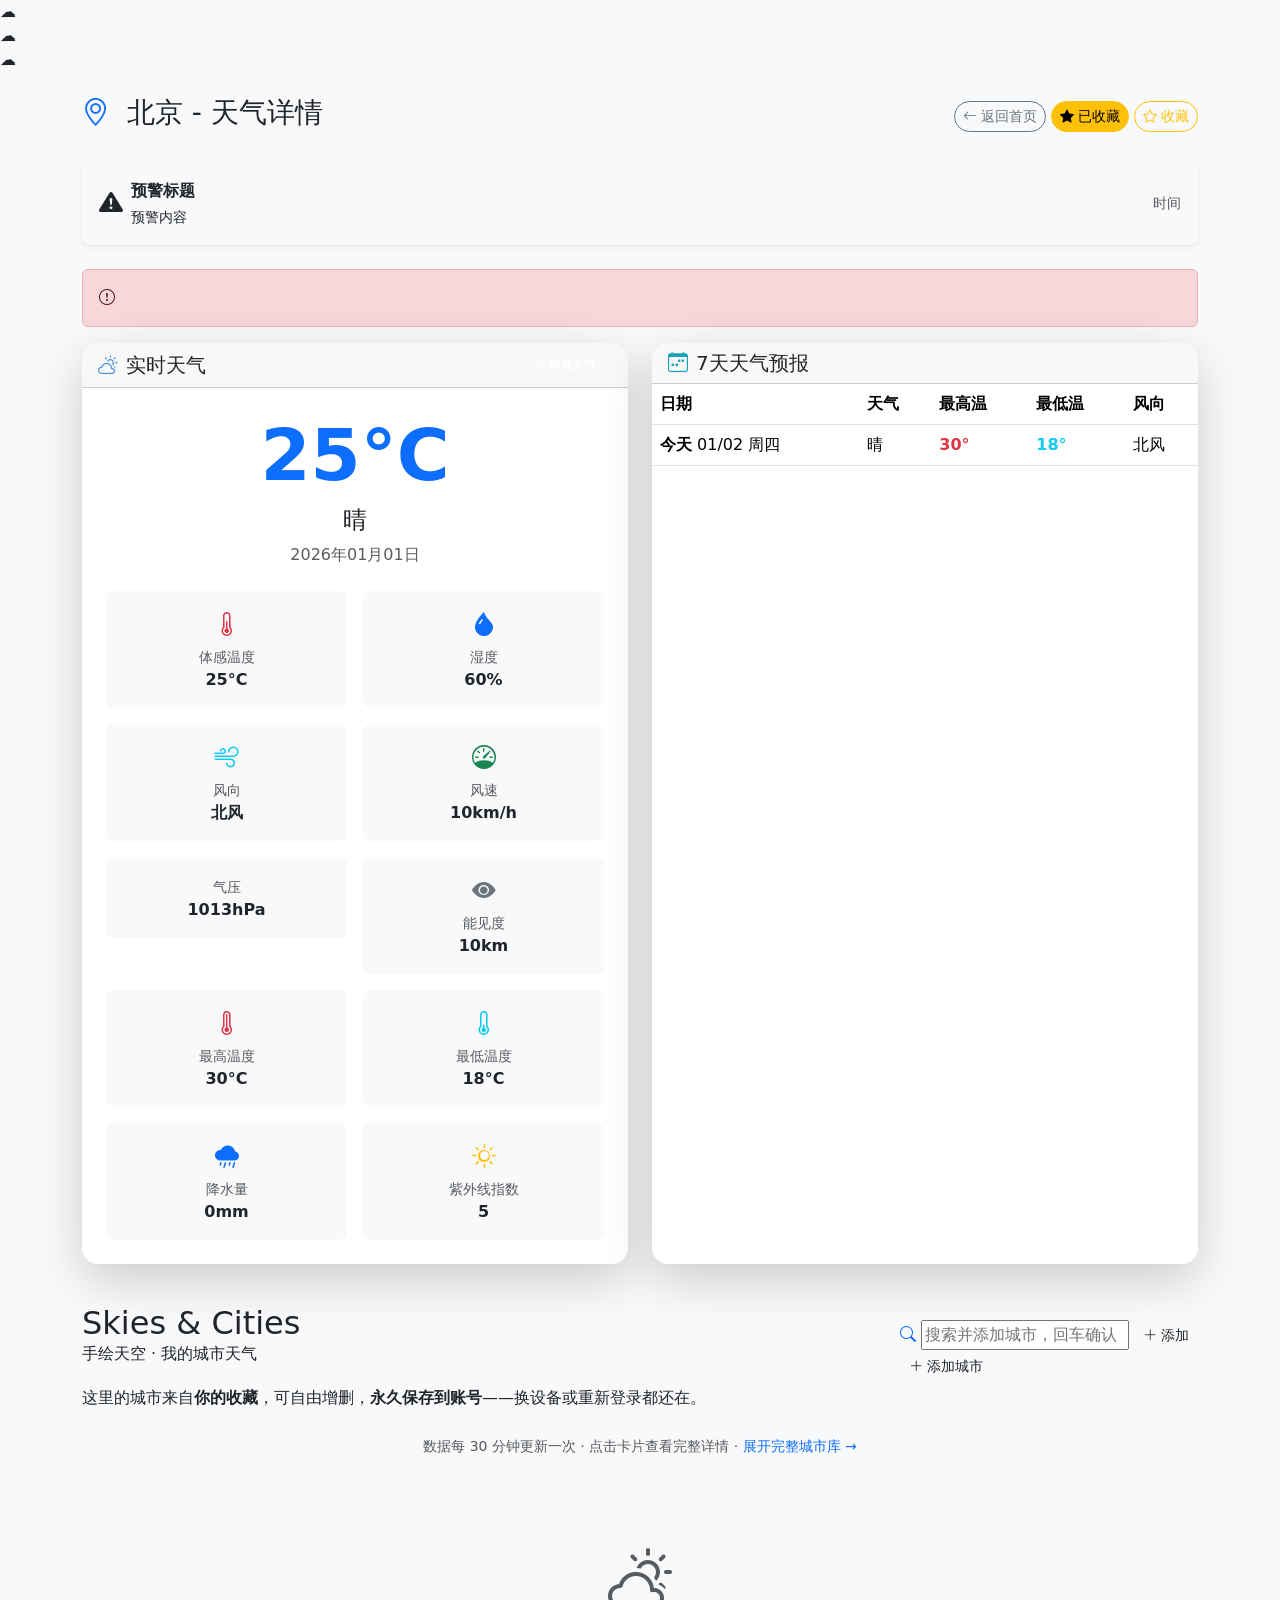
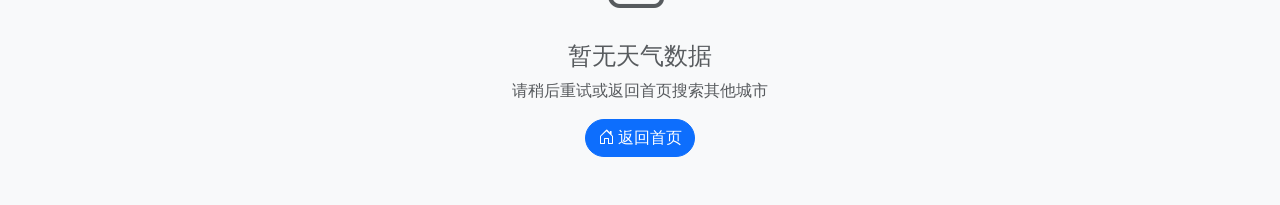
<file: src/main/resources/templates/detail.html>
<!DOCTYPE html>
<html xmlns:th="http://www.thymeleaf.org"
      xmlns:sec="http://www.thymeleaf.org/extras/spring-security">
<head>
    <meta charset="UTF-8">
    <meta name="viewport" content="width=device-width, initial-scale=1.0">
    <title th:text="${currentCity != null ? currentCity + ' - 天气详情' : '天气详情'}">天气详情 - 智能天气预报系统</title>
    <link href="https://cdn.jsdelivr.net/npm/bootstrap@5.3.0/dist/css/bootstrap.min.css" rel="stylesheet">
    <link href="https://cdn.jsdelivr.net/npm/bootstrap-icons@1.11.0/font/bootstrap-icons.css" rel="stylesheet">
    <link th:href="@{/css/style.css}" rel="stylesheet">
</head>
<body class="bg-light">
    <!-- Aether 背景云朵漂移装饰 -->
    <div class="skydeco" aria-hidden="true">
        <div class="drift">☁</div>
        <div class="drift">☁</div>
        <div class="drift">☁</div>
    </div>

    <!-- 导航栏 -->
    <div th:replace="fragments :: navbar"></div>

    <div class="container mt-4">
        <!-- 页面标题 -->
        <div class="d-flex justify-content-between align-items-center mb-4">
            <h3>
                <i class="bi bi-geo-alt text-primary me-2"></i>
                <span th:text="${currentCity}">北京</span> - 天气详情
            </h3>
            <div>
                <a th:href="@{/}" class="btn btn-outline-secondary btn-sm rounded-pill">
                    <i class="bi bi-arrow-left me-1"></i>返回首页
                </a>
                <!-- 收藏按钮 -->
                <span th:if="${user != null}">
                    <button th:if="${isFavorited != null and isFavorited}"
                            class="btn btn-warning btn-sm rounded-pill" id="favoriteBtn"
                            onclick="toggleFavorite(false, this)"
                            th:attr="data-city=${currentCity}, data-city-code=${currentCityCode}">
                        <i class="bi bi-star-fill me-1"></i>已收藏
                    </button>
                    <button th:if="${isFavorited == null or !isFavorited}"
                            class="btn btn-outline-warning btn-sm rounded-pill" id="favoriteBtn"
                            onclick="toggleFavorite(true, this)"
                            th:attr="data-city=${currentCity}, data-city-code=${currentCityCode}">
                        <i class="bi bi-star me-1"></i>收藏
                    </button>
                </span>
            </div>
        </div>

        <!-- 预警横幅 -->
        <div th:if="${warnings != null and !warnings.isEmpty()}" class="mb-4">
            <div th:each="warning : ${warnings}" class="alert mb-2 d-flex align-items-center rounded-3 shadow-sm"
                 th:classappend="${warning.warningLevel == 'RED' ? 'alert-danger' : (warning.warningLevel == 'ORANGE' ? 'alert-warning' : (warning.warningLevel == 'YELLOW' ? 'alert-info' : 'alert-primary'))}"
                 role="alert">
                <i class="bi bi-exclamation-triangle-fill me-2 fs-4"></i>
                <div class="flex-grow-1">
                    <strong th:text="${warning.warningTitle}">预警标题</strong>
                    <th:block th:replace="fragments :: warningLevelBadge(${warning.warningLevel})"></th:block>
                    <th:block th:replace="fragments :: warningTypeBadge(${warning.warningType})"></th:block>
                    <p class="mb-0 mt-1 small" th:text="${warning.warningContent}">预警内容</p>
                </div>
                <small class="text-muted ms-3 text-nowrap"
                       th:text="${#temporals.format(warning.startTime, 'MM-dd HH:mm')}">时间</small>
            </div>
        </div>

        <!-- 错误消息 -->
        <div th:if="${weatherError}" class="alert alert-danger" role="alert">
            <i class="bi bi-exclamation-circle me-1"></i>
            <span th:text="${weatherError}"></span>
        </div>

        <!-- 实时天气详情卡片 -->
        <div th:if="${realtime != null}" class="row mb-4">
            <div class="col-lg-6 mb-3">
                <div class="card border-0 shadow-lg rounded-4 h-100">
                    <div class="card-header aether-card-header rounded-top-4 d-flex justify-content-between align-items-center">
                        <h5 class="mb-0"><i class="bi bi-cloud-sun me-2" style="color:#4A90D9"></i>实时天气</h5>
                        <span class="badge rounded-pill px-3 py-2" style="font-size: 0.72rem;">
                            <i class="bi bi-cloud me-1"></i>和风天气
                        </span>
                    </div>
                    <div class="card-body p-4">
                        <div class="text-center mb-4">
                            <span class="display-2 fw-bold text-primary"
                                  th:text="${realtime.temp != null ? #numbers.formatDecimal(realtime.temp, 1, 0) + '°C' : '--°C'}">25°C</span>
                            <h4 class="mt-2" th:text="${realtime.weatherText}">晴</h4>
                            <p class="text-muted" th:text="${#temporals.format(realtime.weatherDate, 'yyyy年MM月dd日')}">2026年01月01日</p>
                        </div>
                        <div class="row g-3">
                            <div class="col-6">
                                <div class="card bg-light border-0 rounded-3">
                                    <div class="card-body text-center p-3">
                                        <i class="bi bi-thermometer-half text-danger fs-4"></i>
                                        <small class="text-muted d-block mt-1">体感温度</small>
                                        <strong th:text="${realtime.feelsLike != null ? #numbers.formatDecimal(realtime.feelsLike, 1, 0) + '°C' : '--'}">25°C</strong>
                                    </div>
                                </div>
                            </div>
                            <div class="col-6">
                                <div class="card bg-light border-0 rounded-3">
                                    <div class="card-body text-center p-3">
                                        <i class="bi bi-droplet-fill text-primary fs-4"></i>
                                        <small class="text-muted d-block mt-1">湿度</small>
                                        <strong th:text="${realtime.humidity != null ? realtime.humidity + '%' : '--'}">60%</strong>
                                    </div>
                                </div>
                            </div>
                            <div class="col-6">
                                <div class="card bg-light border-0 rounded-3">
                                    <div class="card-body text-center p-3">
                                        <i class="bi bi-wind text-info fs-4"></i>
                                        <small class="text-muted d-block mt-1">风向</small>
                                        <strong th:text="${realtime.windDir}">北风</strong>
                                    </div>
                                </div>
                            </div>
                            <div class="col-6">
                                <div class="card bg-light border-0 rounded-3">
                                    <div class="card-body text-center p-3">
                                        <i class="bi bi-speedometer text-success fs-4"></i>
                                        <small class="text-muted d-block mt-1">风速</small>
                                        <strong th:text="${realtime.windSpeed != null ? #numbers.formatDecimal(realtime.windSpeed, 1, 1) + 'km/h' : '--'}">10km/h</strong>
                                    </div>
                                </div>
                            </div>
                            <div class="col-6">
                                <div class="card bg-light border-0 rounded-3">
                                    <div class="card-body text-center p-3">
                                        <i class="bi bi-barometer text-warning fs-4"></i>
                                        <small class="text-muted d-block mt-1">气压</small>
                                        <strong th:text="${realtime.pressure != null ? realtime.pressure + 'hPa' : '--'}">1013hPa</strong>
                                    </div>
                                </div>
                            </div>
                            <div class="col-6">
                                <div class="card bg-light border-0 rounded-3">
                                    <div class="card-body text-center p-3">
                                        <i class="bi bi-eye-fill text-secondary fs-4"></i>
                                        <small class="text-muted d-block mt-1">能见度</small>
                                        <strong th:text="${realtime.visibility != null ? #numbers.formatDecimal(realtime.visibility, 1, 1) + 'km' : '--'}">10km</strong>
                                    </div>
                                </div>
                            </div>
                            <div class="col-6">
                                <div class="card bg-light border-0 rounded-3">
                                    <div class="card-body text-center p-3">
                                        <i class="bi bi-thermometer-high text-danger fs-4"></i>
                                        <small class="text-muted d-block mt-1">最高温度</small>
                                        <strong th:text="${realtime.tempMax != null ? #numbers.formatDecimal(realtime.tempMax, 1, 0) + '°C' : '--'}">30°C</strong>
                                    </div>
                                </div>
                            </div>
                            <div class="col-6">
                                <div class="card bg-light border-0 rounded-3">
                                    <div class="card-body text-center p-3">
                                        <i class="bi bi-thermometer-low text-info fs-4"></i>
                                        <small class="text-muted d-block mt-1">最低温度</small>
                                        <strong th:text="${realtime.tempMin != null ? #numbers.formatDecimal(realtime.tempMin, 1, 0) + '°C' : '--'}">18°C</strong>
                                    </div>
                                </div>
                            </div>
                            <div class="col-6">
                                <div class="card bg-light border-0 rounded-3">
                                    <div class="card-body text-center p-3">
                                        <i class="bi bi-cloud-rain-fill text-primary fs-4"></i>
                                        <small class="text-muted d-block mt-1">降水量</small>
                                        <strong th:text="${realtime.precip != null ? #numbers.formatDecimal(realtime.precip, 1, 1) + 'mm' : '0mm'}">0mm</strong>
                                    </div>
                                </div>
                            </div>
                            <div class="col-6">
                                <div class="card bg-light border-0 rounded-3">
                                    <div class="card-body text-center p-3">
                                        <i class="bi bi-sun text-warning fs-4"></i>
                                        <small class="text-muted d-block mt-1">紫外线指数</small>
                                        <strong th:text="${realtime.uvIndex != null ? realtime.uvIndex : '--'}">5</strong>
                                    </div>
                                </div>
                            </div>
                        </div>
                    </div>
                </div>
            </div>

            <!-- 7天预报 -->
            <div class="col-lg-6 mb-3">
                <div class="card border-0 shadow-lg rounded-4 h-100">
                    <div class="card-header aether-card-header rounded-top-4">
                        <h5 class="mb-0"><i class="bi bi-calendar-week me-2" style="color:#17A2B8"></i>7天天气预报</h5>
                    </div>
                    <div class="card-body p-0">
                        <div class="table-responsive">
                            <table class="table table-hover align-middle mb-0">
                                <thead>
                                    <tr>
                                        <th>日期</th>
                                        <th>天气</th>
                                        <th>最高温</th>
                                        <th>最低温</th>
                                        <th>风向</th>
                                    </tr>
                                </thead>
                                <tbody>
                                    <tr th:each="day, iter : ${forecast}"
                                        th:classappend="${iter.index == 0 ? 'table-primary' : ''}">
                                        <td>
                                            <strong th:if="${iter.index == 0}">今天</strong>
                                            <span th:if="${iter.index != 0}" th:text="${#temporals.format(day.weatherDate, 'MM/dd EEE')}">01/02 周四</span>
                                        </td>
                                        <td th:text="${day.weatherText}">晴</td>
                                        <td>
                                            <span class="text-danger fw-bold"
                                                  th:text="${day.tempMax != null ? #numbers.formatDecimal(day.tempMax, 1, 0) + '°' : '--'}">30°</span>
                                        </td>
                                        <td>
                                            <span class="text-info fw-bold"
                                                  th:text="${day.tempMin != null ? #numbers.formatDecimal(day.tempMin, 1, 0) + '°' : '--'}">18°</span>
                                        </td>
                                        <td th:text="${day.windDir}">北风</td>
                                    </tr>
                                </tbody>
                            </table>
                        </div>
                    </div>
                </div>
            </div>
        </div>

        <!-- Aether 城市卡网格（以“收藏”为数据源，可增删、永久保存到账号） -->
        <div class="mb-4">
            <div class="d-flex justify-content-between align-items-end flex-wrap gap-2 mb-1">
                <div>
                    <h2 class="aether-section-title mb-0">Skies &amp; Cities</h2>
                    <p class="aether-section-sub">手绘天空 · 我的城市天气</p>
                </div>
                <div class="city-add-wrap">
                    <div class="city-add-box" id="cityAddBox">
                        <i class="bi bi-search text-primary"></i>
                        <input type="text" id="cityAddInput" placeholder="搜索并添加城市，回车确认" autocomplete="off" aria-label="添加城市">
                        <button type="button" id="cityAddGo" class="btn btn-sm aether-add-btn rounded-3" title="添加"><i class="bi bi-plus-lg me-1"></i>添加</button>
                    </div>
                    <button type="button" id="cityAddBtn" class="btn btn-sm rounded-pill aether-add-btn">
                        <i class="bi bi-plus-lg me-1"></i>添加城市
                    </button>
                    <div class="city-add-suggestions" id="cityAddSug" style="display:none"></div>
                </div>
            </div>
            <p class="aether-section-tag mb-3">
                这里的城市来自<strong>你的收藏</strong>，可自由增删，<b>永久保存到账号</b>——换设备或重新登录都还在。
            </p>
            <div class="aether-grid" id="cityGrid"></div>
            <footer class="text-center mt-4">
                <small class="text-muted">
                    数据每 30 分钟更新一次 · 点击卡片查看完整详情
                    · <a th:href="@{/weather/aether}" class="text-decoration-none">展开完整城市库 →</a>
                </small>
            </footer>
        </div>

        <!-- 无数据提示：仅当既无实时数据、也无任何错误时才出现 -->
        <div th:if="${realtime == null and weatherError == null and searchError == null}" class="text-center py-5">
            <i class="bi bi-cloud-sun text-muted" style="font-size: 4rem;"></i>
            <h4 class="text-muted mt-3">暂无天气数据</h4>
            <p class="text-muted">请稍后重试或返回首页搜索其他城市</p>
            <a th:href="@{/}" class="btn btn-primary rounded-pill">
                <i class="bi bi-house-door me-1"></i>返回首页
            </a>
        </div>
    </div>

    <!-- 页脚 -->
    <div th:replace="fragments :: footer"></div>

    <script src="https://cdn.jsdelivr.net/npm/bootstrap@5.3.0/dist/js/bootstrap.bundle.min.js"></script>
    <script th:src="@{/js/main.js}"></script>
    <script th:src="@{/js/aether-card.js}"></script>
    <script>initCityGrid('cityGrid', 'cityAddBtn');</script>
</body>
</html>
</file>
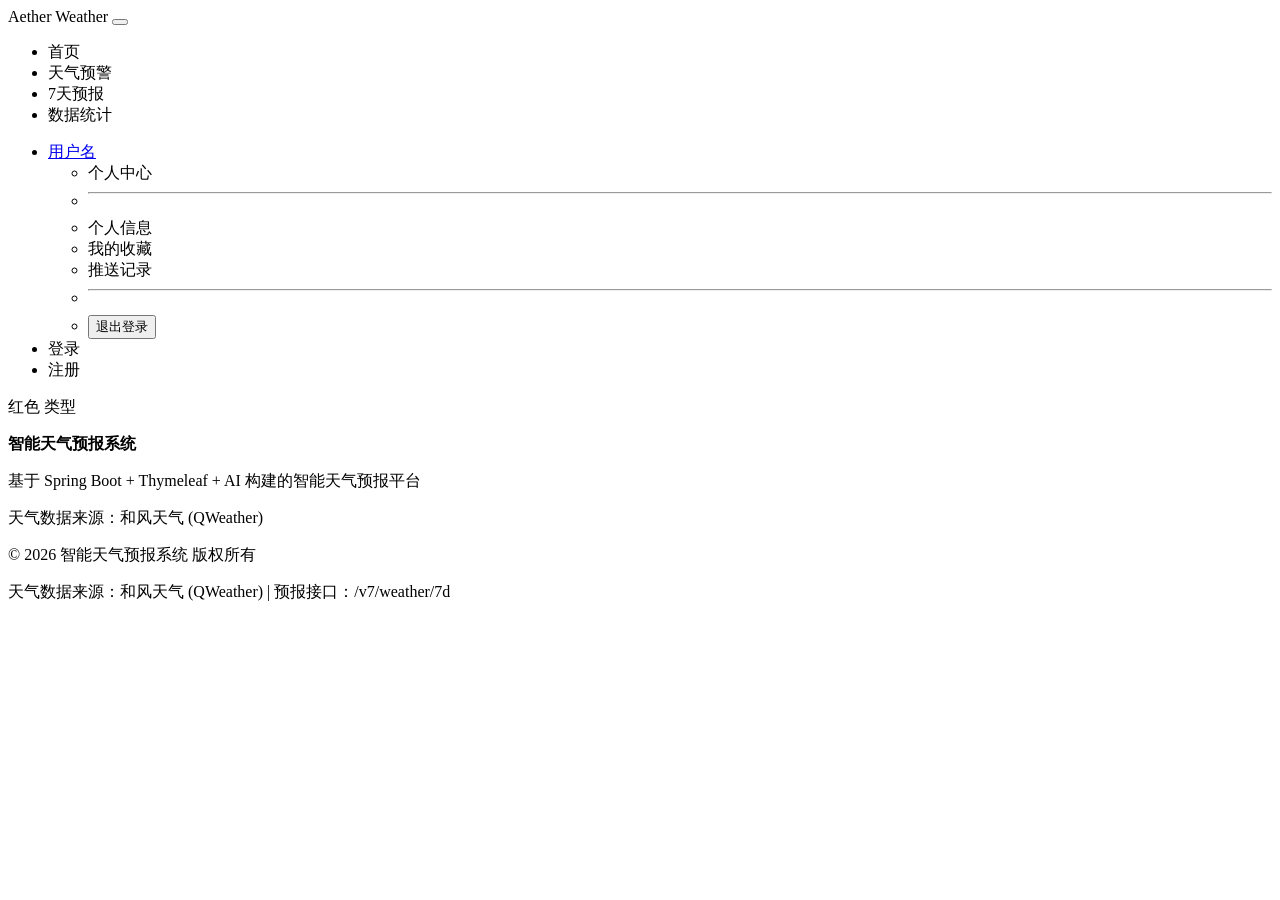
<file: src/main/resources/templates/fragments.html>
<!DOCTYPE html>
<html xmlns:th="http://www.thymeleaf.org"
      xmlns:sec="http://www.thymeleaf.org/extras/spring-security">
<head>
    <meta charset="UTF-8">
</head>
<body>

<!-- ==================== 导航栏片段 ==================== -->
<nav th:fragment="navbar" class="navbar navbar-expand-lg shadow-sm">
    <div class="container">
        <a class="navbar-brand" th:href="@{/}">
            <i class="bi bi-cloud-sun me-2"></i>Aether Weather
        </a>
        <button class="navbar-toggler" type="button" data-bs-toggle="collapse" data-bs-target="#navbarNav"
                aria-controls="navbarNav" aria-expanded="false" aria-label="Toggle navigation">
            <span class="navbar-toggler-icon"></span>
        </button>
        <div class="collapse navbar-collapse" id="navbarNav">
            <!-- 左侧导航链接 -->
            <ul class="navbar-nav me-auto">
                <li class="nav-item">
                    <a class="nav-link" th:href="@{/}">
                        <i class="bi bi-house-door me-1"></i>首页
                    </a>
                </li>
                <li class="nav-item">
                    <a class="nav-link" th:href="@{/weather/warning}">
                        <i class="bi bi-exclamation-triangle me-1"></i>天气预警
                    </a>
                </li>
                <li class="nav-item">
                    <a class="nav-link" th:href="@{/weather/ai-forecast}">
                        <i class="bi bi-graph-up me-1"></i>7天预报
                    </a>
                </li>
                <li class="nav-item">
                    <a class="nav-link" th:href="@{/weather/statistics/search(city='北京')}">
                        <i class="bi bi-bar-chart me-1"></i>数据统计
                    </a>
                </li>
            </ul>
            <!-- 右侧用户信息 -->
            <ul class="navbar-nav">
                <!-- 已登录：个人中心下拉菜单（依据模型 user 判断，项目未引入 sec 方言） -->
                <li class="nav-item dropdown" th:if="${user != null}">
                    <a class="nav-link dropdown-toggle" href="#" id="userDropdown" role="button"
                       data-bs-toggle="dropdown" aria-expanded="false">
                        <i class="bi bi-person-circle me-1"></i>
                        <span th:text="${user.nickname != null and !user.nickname.isEmpty() ? user.nickname : user.username}">用户名</span>
                    </a>
                    <ul class="dropdown-menu dropdown-menu-end shadow-sm rounded-3" aria-labelledby="userDropdown">
                        <li>
                            <a class="dropdown-item" th:href="@{/user/profile}">
                                <i class="bi bi-person me-2"></i>个人中心
                            </a>
                        </li>
                        <li><hr class="dropdown-divider"></li>
                        <li>
                            <a class="dropdown-item" th:href="@{/user/profile#profile-info}">
                                <i class="bi bi-pencil-square me-2"></i>个人信息
                            </a>
                        </li>
                        <li>
                            <a class="dropdown-item" th:href="@{/user/profile#profile-favorites}">
                                <i class="bi bi-star me-2"></i>我的收藏
                            </a>
                        </li>
                        <li>
                            <a class="dropdown-item" th:href="@{/user/profile#profile-push}">
                                <i class="bi bi-bell me-2"></i>推送记录
                            </a>
                        </li>
                        <li><hr class="dropdown-divider"></li>
                        <li>
                            <form th:action="@{/logout}" method="post" class="m-0">
                                <button type="submit" class="dropdown-item text-danger">
                                    <i class="bi bi-box-arrow-right me-2"></i>退出登录
                                </button>
                            </form>
                        </li>
                    </ul>
                </li>
                <!-- 未登录：仅在 user 为空时显示登录/注册 -->
                <li class="nav-item" th:if="${user == null}">
                    <a class="nav-link" th:href="@{/login}">
                        <i class="bi bi-box-arrow-in-right me-1"></i>登录
                    </a>
                </li>
                <li class="nav-item" th:if="${user == null}">
                    <a class="nav-link" th:href="@{/register}">
                        <i class="bi bi-person-plus me-1"></i>注册
                    </a>
                </li>
            </ul>
        </div>
    </div>
    <!-- 供前端判断登录态：data-auth 由服务端按 user 注入 -->
    <div id="authState" class="d-none" th:attr="data-auth=${user != null},data-login=@{/login}"></div>
</nav>

<!-- ==================== 预警徽章片段（英文码 → 中文，等级配色） ==================== -->
<th:block th:fragment="warningLevelBadge(level)">
    <span class="badge ms-2"
          th:classappend="${level == 'RED' ? 'bg-danger' : (level == 'ORANGE' ? 'bg-warning text-dark' : (level == 'YELLOW' ? 'bg-info text-dark' : 'bg-primary'))}"
          th:text="${level == 'RED' ? '红色' : (level == 'ORANGE' ? '橙色' : (level == 'YELLOW' ? '黄色' : (level == 'BLUE' ? '蓝色' : level)))}">红色</span>
</th:block>

<th:block th:fragment="warningTypeBadge(type)">
    <span class="badge bg-secondary ms-1"
          th:text="${type == 'HIGH_TEMP' ? '高温' : (type == 'COLD_WAVE' ? '寒潮' : (type == 'HEAVY_RAIN' ? '暴雨' : (type == 'STRONG_WIND' ? '大风' : type)))}">类型</span>
</th:block>

<!-- ==================== 全局 AI 助手悬浮组件（仅登录用户渲染） ==================== -->
<th:block th:fragment="assistant" th:if="${user != null}">
    <style>
        /* 复用全站设计令牌，与 Aether 风格保持一致（配色/圆角/阴影/字体/缓动） */
        #aiA-root{position:fixed;z-index:10000;width:60px;height:60px;top:0;left:0;font-family:var(--font-body);}
        #aiA-ball{width:60px;height:60px;border:none;border-radius:50%;cursor:grab;
            background:radial-gradient(circle at 30% 30%,var(--primary-color),var(--primary-dark));
            color:#fff;box-shadow:var(--shadow-hover);display:flex;align-items:center;justify-content:center;
            font-size:26px;transition:transform .25s var(--ease-aether);touch-action:none;user-select:none;position:relative;}
        #aiA-ball:hover{transform:scale(1.06);}
        #aiA-ball:active{cursor:grabbing;}
        #aiA-ball .aiA-badge{position:absolute;top:-2px;right:-2px;width:16px;height:16px;border-radius:50%;
            background:var(--danger-color);color:#fff;font-size:10px;display:none;align-items:center;justify-content:center;border:2px solid #fff;}
        #aiA-root.aiA-unread .aiA-badge{display:flex;}
        #aiA-panel{position:absolute;width:min(360px,calc(100vw - 24px));height:min(480px,calc(100vh - 96px));
            background:#fff;border-radius:var(--r-card-soft);box-shadow:var(--shadow-pop);display:flex;flex-direction:column;overflow:hidden;
            opacity:0;transform:translateY(12px) scale(.96);transform-origin:bottom right;pointer-events:none;
            transition:opacity .28s var(--ease-aether),transform .28s var(--ease-aether);right:0;bottom:70px;}
        #aiA-root.aiA-open #aiA-panel{opacity:1;transform:none;pointer-events:auto;}
        #aiA-root.aiA-side-right #aiA-panel{left:0;right:auto;transform-origin:bottom left;}
        #aiA-root.aiA-side-down #aiA-panel{top:70px;bottom:auto;transform-origin:top right;}
        #aiA-root.aiA-side-right.aiA-side-down #aiA-panel{transform-origin:top left;}
        .aiA-head{padding:14px 16px;background:linear-gradient(135deg,var(--primary-color),var(--primary-dark));color:#fff;display:flex;align-items:center;justify-content:space-between;}
        .aiA-head h6{margin:0;font-family:var(--font-cn);font-weight:700;font-size:1rem;display:flex;align-items:center;gap:8px;}
        .aiA-head small{opacity:.85;font-weight:400;}
        .aiA-close{background:rgba(255,255,255,.2);border:none;color:#fff;width:28px;height:28px;border-radius:50%;cursor:pointer;font-size:16px;line-height:1;transition:background .2s;}
        .aiA-close:hover{background:rgba(255,255,255,.35);}
        .aiA-body{flex:1;overflow-y:auto;padding:14px;background:var(--sky-mid);}
        .aiA-msg{display:flex;margin-bottom:12px;}
        .aiA-msg.aiA-user{justify-content:flex-end;}
        .aiA-bubble{max-width:82%;padding:10px 12px;border-radius:16px;font-size:.92rem;line-height:1.5;box-shadow:var(--shadow-rest);word-break:break-word;}
        .aiA-ai .aiA-bubble{background:#fff;color:var(--ink);border-bottom-left-radius:4px;}
        .aiA-user .aiA-bubble{background:var(--primary-color);color:#fff;border-bottom-right-radius:4px;}
        .aiA-suggest{display:flex;flex-wrap:wrap;gap:8px;margin-top:6px;}
        .aiA-chip{background:#fff;border:1px solid rgba(74,144,217,.35);color:var(--primary-dark);border-radius:999px;padding:5px 12px;font-size:.8rem;cursor:pointer;transition:all .2s var(--ease-aether);}
        .aiA-chip:hover{background:var(--primary-color);color:#fff;}
        .aiA-typing .aiA-bubble{display:inline-flex;gap:4px;}
        .aiA-typing .dot{width:7px;height:7px;border-radius:50%;background:var(--ink-faint);animation:aiA-blink 1.2s infinite;}
        .aiA-typing .dot:nth-child(2){animation-delay:.2s;}
        .aiA-typing .dot:nth-child(3){animation-delay:.4s;}
        @keyframes aiA-blink{0%,60%,100%{opacity:.3;}30%{opacity:1;}}
        .aiA-input{display:flex;gap:8px;padding:12px;border-top:1px solid #eef2f8;background:#fff;}
        .aiA-input textarea{flex:1;resize:none;border:1px solid #dbe4f0;border-radius:12px;padding:8px 12px;font-size:.9rem;font-family:var(--font-body);max-height:80px;}
        .aiA-input textarea:focus{outline:none;border-color:var(--primary-color);}
        .aiA-send{border:none;background:var(--primary-color);color:#fff;border-radius:12px;padding:0 16px;cursor:pointer;font-weight:600;transition:background .2s;}
        .aiA-send:hover{background:var(--primary-dark);}
        .aiA-send:disabled{opacity:.6;cursor:not-allowed;}
    </style>

    <div id="aiA-root" role="complementary" aria-label="AI 助手">
        <div id="aiA-panel" aria-hidden="true">
            <div class="aiA-head">
                <h6><i class="bi bi-stars"></i><span id="aiA-name">小天</span> <small>· 系统使用助手</small></h6>
                <button class="aiA-close" id="aiA-close" type="button" aria-label="收起">×</button>
            </div>
            <div class="aiA-body" id="aiA-body"></div>
            <div class="aiA-input">
                <textarea id="aiA-text" rows="1" placeholder="问我关于本系统的使用问题…"></textarea>
                <button class="aiA-send" id="aiA-send" type="button">发送</button>
            </div>
        </div>
        <button id="aiA-ball" type="button" aria-label="打开 AI 助手"><i class="bi bi-patch-question-fill"></i><span class="aiA-badge">1</span></button>
    </div>

    <script>
    (function () {
        var root = document.getElementById('aiA-root');
        var ball = document.getElementById('aiA-ball');
        var body = document.getElementById('aiA-body');
        var text = document.getElementById('aiA-text');
        var sendBtn = document.getElementById('aiA-send');
        var closeBtn = document.getElementById('aiA-close');
        var nameEl = document.getElementById('aiA-name');
        if (!root || !ball) return;

        var KEY_POS = 'aiA.pos', KEY_OPEN = 'aiA.open';
        var SIZE = 60, MARGIN = 8;
        var state = { open: false, greeted: false };
        var convo = []; // 已完成对话轮次 [{role,content}]，随请求携带以提供上下文

        function clamp(x, y) {
            var maxX = window.innerWidth - SIZE - MARGIN;
            var maxY = window.innerHeight - SIZE - MARGIN;
            return { x: Math.max(MARGIN, Math.min(x, maxX)), y: Math.max(MARGIN, Math.min(y, maxY)) };
        }
        function applyPos(x, y) { var p = clamp(x, y); root.style.left = p.x + 'px'; root.style.top = p.y + 'px'; }
        function currentPos() { var r = root.getBoundingClientRect(); return { x: r.left, y: r.top }; }

        // 恢复位置（跨页面保持）
        var saved = null; try { saved = JSON.parse(localStorage.getItem(KEY_POS)); } catch (e) {}
        if (saved && typeof saved.x === 'number') applyPos(saved.x, saved.y);
        else { var d = clamp(window.innerWidth - SIZE - 20, window.innerHeight - SIZE - 20); applyPos(d.x, d.y); }

        // 面板朝向：球靠左半则面板向右开，靠上半则向下开，避免溢出视口
        function placePanel() {
            var r = root.getBoundingClientRect();
            root.classList.toggle('aiA-side-right', r.left < window.innerWidth / 2);
            root.classList.toggle('aiA-side-down', r.top < window.innerHeight / 2);
        }
        function setOpen(open) {
            state.open = open;
            if (open) {
                placePanel(); root.classList.add('aiA-open'); root.classList.remove('aiA-unread');
                document.getElementById('aiA-panel').setAttribute('aria-hidden', 'false');
                if (!state.greeted) greet();
            } else {
                root.classList.remove('aiA-open');
                document.getElementById('aiA-panel').setAttribute('aria-hidden', 'true');
            }
            try { localStorage.setItem(KEY_OPEN, open ? '1' : '0'); } catch (e) {}
        }
        if (localStorage.getItem(KEY_OPEN) === '1') setOpen(true);

        // 拖动 vs 点击：位移>4px 记为拖动，否则视为点击展开/收起
        var drag = { active: false, moved: false, sx: 0, sy: 0, ox: 0, oy: 0 };
        ball.addEventListener('pointerdown', function (e) {
            drag.active = true; drag.moved = false; drag.sx = e.clientX; drag.sy = e.clientY;
            var r = root.getBoundingClientRect(); drag.ox = e.clientX - r.left; drag.oy = e.clientY - r.top;
            try { ball.setPointerCapture(e.pointerId); } catch (x) {}
        });
        ball.addEventListener('pointermove', function (e) {
            if (!drag.active) return;
            if (Math.abs(e.clientX - drag.sx) > 4 || Math.abs(e.clientY - drag.sy) > 4) drag.moved = true;
            if (drag.moved) { applyPos(e.clientX - drag.ox, e.clientY - drag.oy); if (state.open) placePanel(); }
        });
        ball.addEventListener('pointerup', function (e) {
            if (!drag.active) return; drag.active = false;
            try { ball.releasePointerCapture(e.pointerId); } catch (x) {}
            if (drag.moved) { var p = currentPos(); try { localStorage.setItem(KEY_POS, JSON.stringify(p)); } catch (x) {} }
            else { setOpen(!state.open); }
        });
        ball.addEventListener('pointercancel', function () { drag.active = false; });
        closeBtn.addEventListener('click', function () { setOpen(false); });
        window.addEventListener('resize', function () { var p = currentPos(); applyPos(p.x, p.y); if (state.open) placePanel(); });

        function esc(s) { var d = document.createElement('div'); d.appendChild(document.createTextNode(s == null ? '' : String(s))); return d.innerHTML; }
        function addMsg(role, html) {
            var row = document.createElement('div');
            row.className = 'aiA-msg ' + (role === 'user' ? 'aiA-user' : 'aiA-ai');
            row.innerHTML = '<div class="aiA-bubble">' + html + '</div>';
            body.appendChild(row); body.scrollTop = body.scrollHeight; return row;
        }
        function renderSuggestions(list) {
            if (!list || !list.length) return;
            var wrap = document.createElement('div'); wrap.className = 'aiA-suggest';
            list.forEach(function (s) {
                var c = document.createElement('span'); c.className = 'aiA-chip'; c.textContent = s;
                c.addEventListener('click', function () { ask(s); });
                wrap.appendChild(c);
            });
            var row = document.createElement('div'); row.className = 'aiA-msg aiA-ai'; row.appendChild(wrap);
            body.appendChild(row); body.scrollTop = body.scrollHeight;
        }
        function greet() {
            state.greeted = true;
            fetch('/api/assistant/meta').then(function (r) { return r.json(); }).then(function (res) {
                var d = (res && res.data) || {};
                if (d.name) nameEl.textContent = d.name;
                addMsg('ai', esc(d.greeting || '你好，我可以帮你解答本系统的使用问题。'));
                renderSuggestions(d.suggestions);
            }).catch(function () { addMsg('ai', '你好，我可以帮你解答本系统的使用问题。'); });
        }
        function ask(msg) {
            var q = (msg || '').trim(); if (!q) return;
            text.value = ''; addMsg('user', esc(q));
            var typing = addMsg('ai', '<span class="dot"></span><span class="dot"></span><span class="dot"></span>');
            typing.classList.add('aiA-typing'); sendBtn.disabled = true;
            var url = '/api/assistant/chat?message=' + encodeURIComponent(q);
            if (convo.length) url += '&history=' + encodeURIComponent(JSON.stringify(convo.slice(-10)));
            fetch(url)
                .then(function (r) { return r.json(); })
                .then(function (res) {
                    typing.remove();
                    var d = (res && res.data) || {};
                    var reply = d.reply || (res && res.msg) || '暂时无法回答，请稍后再试。';
                    addMsg('ai', esc(reply));
                    convo.push({ role: 'user', content: q });
                    convo.push({ role: 'assistant', content: reply });
                    if (!state.open) root.classList.add('aiA-unread');
                })
                .catch(function () { typing.remove(); addMsg('ai', '网络异常，请稍后再试。'); })
                .then(function () { sendBtn.disabled = false; text.focus(); });
        }
        sendBtn.addEventListener('click', function () { ask(text.value); });
        text.addEventListener('keydown', function (e) { if (e.key === 'Enter' && !e.shiftKey) { e.preventDefault(); ask(text.value); } });
    })();
    </script>
</th:block>

<!-- ==================== 页脚片段（包裹：页脚 + 全局助手，引用页即带助手） ==================== -->
<th:block th:fragment="footer">
<footer class="bg-light text-muted py-4 mt-5 border-top">
    <div class="container">
        <div class="row">
            <div class="col-md-6">
                <p class="mb-1">
                    <i class="bi bi-cloud-sun me-1"></i>
                    <strong>智能天气预报系统</strong>
                </p>
                <p class="mb-0 small">基于 Spring Boot + Thymeleaf + AI 构建的智能天气预报平台</p>
                <p class="mb-0 small mt-1">
                    <span class="badge bg-primary bg-opacity-10 text-primary rounded-pill">
                        <i class="bi bi-cloud me-1"></i>天气数据来源：和风天气 (QWeather)
                    </span>
                </p>
            </div>
            <div class="col-md-6 text-md-end">
                <p class="mb-1">&copy; 2026 智能天气预报系统 版权所有</p>
                <p class="mb-0 small">天气数据来源：和风天气 (QWeather) | 预报接口：/v7/weather/7d</p>
            </div>
        </div>
    </div>
</footer>
<th:block th:replace="fragments :: assistant"></th:block>
</th:block>

</body>
</html>
</file>
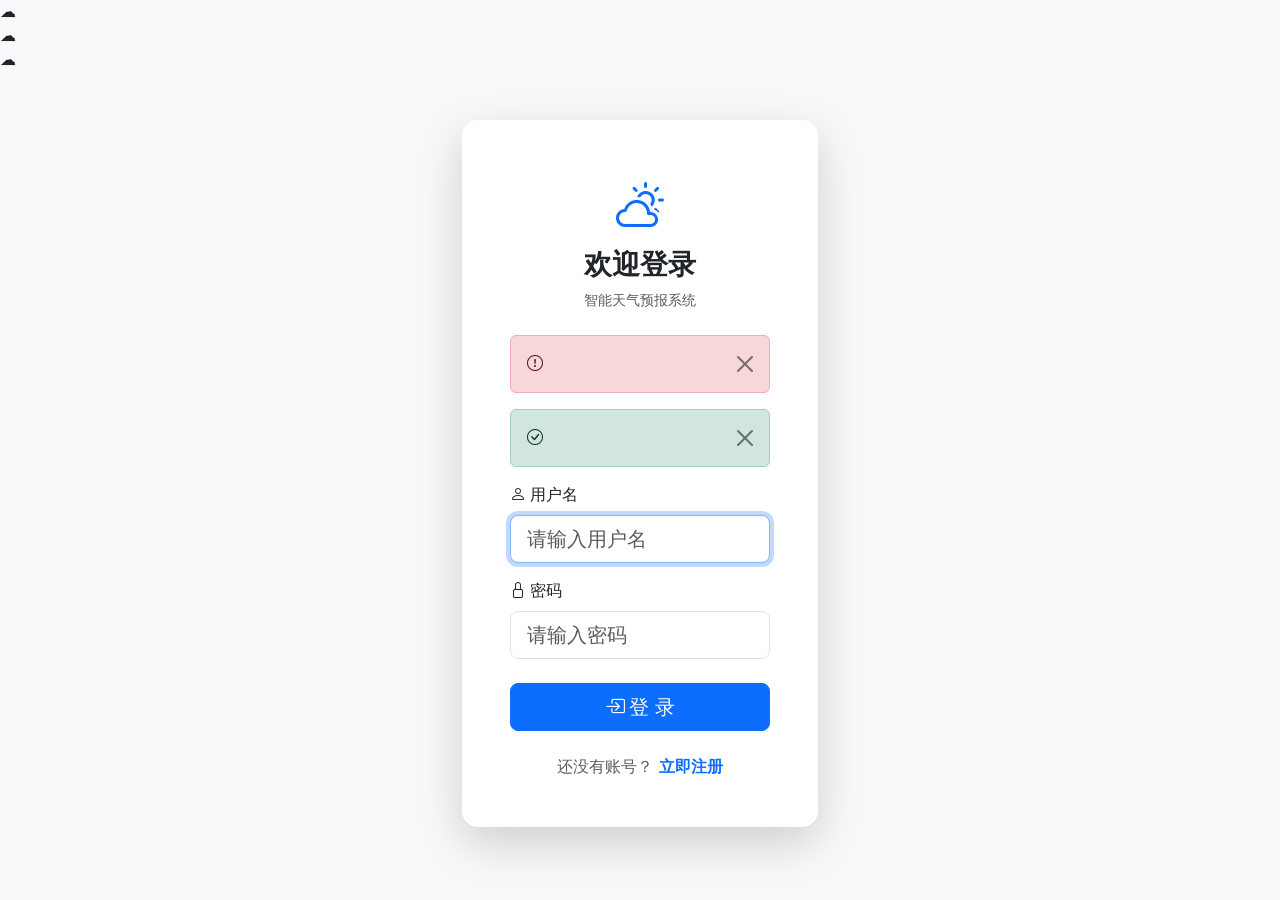
<file: src/main/resources/templates/login.html>
<!DOCTYPE html>
<html xmlns:th="http://www.thymeleaf.org"
      xmlns:sec="http://www.thymeleaf.org/extras/spring-security">
<head>
    <meta charset="UTF-8">
    <meta name="viewport" content="width=device-width, initial-scale=1.0">
    <title>登录 - 智能天气预报系统</title>
    <link href="https://cdn.jsdelivr.net/npm/bootstrap@5.3.0/dist/css/bootstrap.min.css" rel="stylesheet">
    <link href="https://cdn.jsdelivr.net/npm/bootstrap-icons@1.11.0/font/bootstrap-icons.css" rel="stylesheet">
    <link th:href="@{/css/style.css}" rel="stylesheet">
</head>
<body class="bg-light">
    <!-- Aether 背景云朵漂移装饰 -->
    <div class="skydeco" aria-hidden="true">
        <div class="drift">☁</div>
        <div class="drift">☁</div>
        <div class="drift">☁</div>
    </div>

    <!-- 导航栏 -->
    <div th:replace="fragments :: navbar"></div>

    <!-- 登录表单 -->
    <div class="container">
        <div class="row justify-content-center mt-5">
            <div class="col-md-5 col-lg-4">
                <div class="card shadow-lg border-0 rounded-4">
                    <div class="card-body p-5">
                        <div class="text-center mb-4">
                            <i class="bi bi-cloud-sun text-primary" style="font-size: 3rem;"></i>
                            <h3 class="fw-bold mt-2">欢迎登录</h3>
                            <p class="text-muted small">智能天气预报系统</p>
                        </div>

                        <!-- 错误消息 -->
                        <div th:if="${errorMsg}" class="alert alert-danger alert-dismissible fade show" role="alert">
                            <i class="bi bi-exclamation-circle me-1"></i>
                            <span th:text="${errorMsg}"></span>
                            <button type="button" class="btn-close" data-bs-dismiss="alert" aria-label="Close"></button>
                        </div>

                        <!-- 成功消息 -->
                        <div th:if="${successMsg}" class="alert alert-success alert-dismissible fade show" role="alert">
                            <i class="bi bi-check-circle me-1"></i>
                            <span th:text="${successMsg}"></span>
                            <button type="button" class="btn-close" data-bs-dismiss="alert" aria-label="Close"></button>
                        </div>

                        <form th:action="@{/doLogin}" method="post">
                            <div class="mb-3">
                                <label for="username" class="form-label">
                                    <i class="bi bi-person me-1"></i>用户名
                                </label>
                                <input type="text" class="form-control form-control-lg" id="username"
                                       name="username" placeholder="请输入用户名" required autofocus>
                            </div>
                            <div class="mb-3">
                                <label for="password" class="form-label">
                                    <i class="bi bi-lock me-1"></i>密码
                                </label>
                                <input type="password" class="form-control form-control-lg" id="password"
                                       name="password" placeholder="请输入密码" required>
                            </div>
                            <div class="d-grid mt-4">
                                <button type="submit" class="btn btn-primary btn-lg rounded-3">
                                    <i class="bi bi-box-arrow-in-right me-1"></i>登 录
                                </button>
                            </div>
                        </form>

                        <div class="text-center mt-4">
                            <span class="text-muted">还没有账号？</span>
                            <a th:href="@{/register}" class="text-decoration-none fw-bold">立即注册</a>
                        </div>
                    </div>
                </div>
            </div>
        </div>
    </div>

    <!-- 页脚 -->
    <div th:replace="fragments :: footer"></div>

    <script src="https://cdn.jsdelivr.net/npm/bootstrap@5.3.0/dist/js/bootstrap.bundle.min.js"></script>
    <script th:src="@{/js/main.js}"></script>
</body>
</html>
</file>
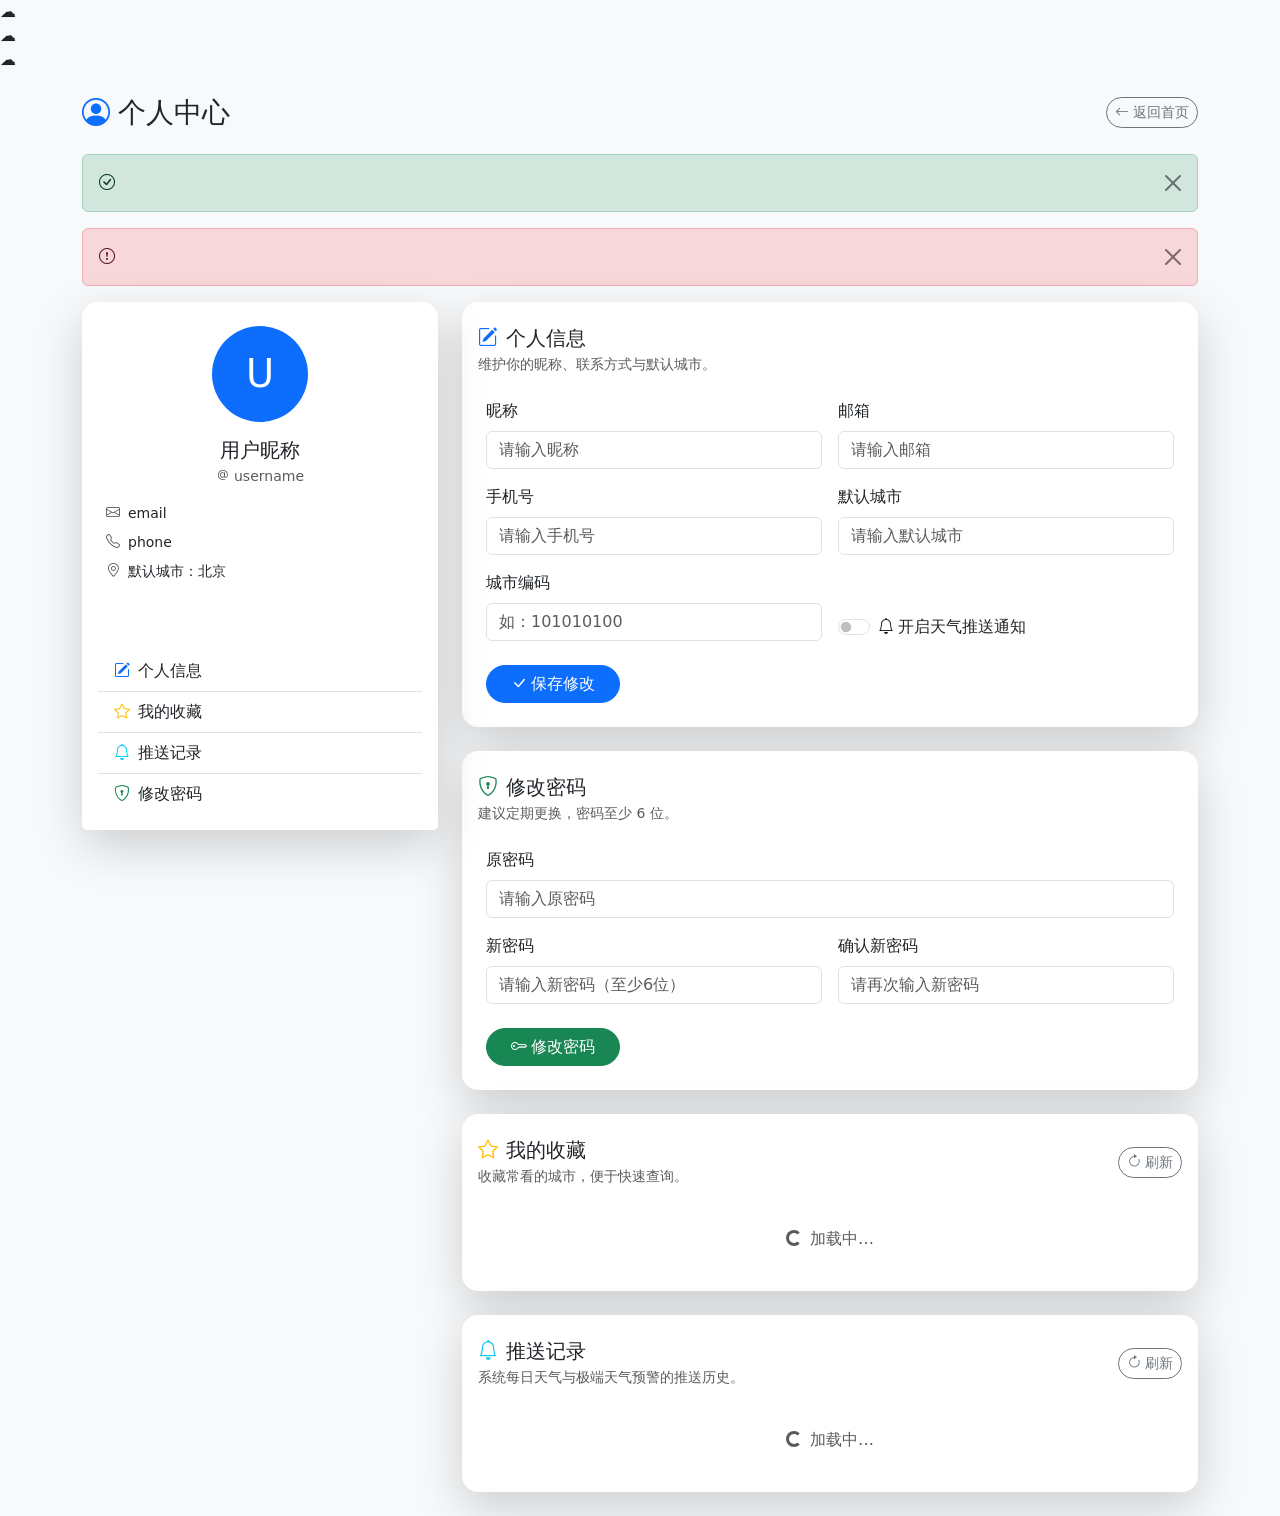
<file: src/main/resources/templates/profile.html>
<!DOCTYPE html>
<html xmlns:th="http://www.thymeleaf.org">
<head>
    <meta charset="UTF-8">
    <meta name="viewport" content="width=device-width, initial-scale=1.0">
    <title>个人中心 - 智能天气预报系统</title>
    <link href="https://cdn.jsdelivr.net/npm/bootstrap@5.3.0/dist/css/bootstrap.min.css" rel="stylesheet">
    <link href="https://cdn.jsdelivr.net/npm/bootstrap-icons@1.11.0/font/bootstrap-icons.css" rel="stylesheet">
    <link th:href="@{/css/style.css}" rel="stylesheet">
</head>
<body class="bg-light">
    <!-- Aether 背景云朵漂移装饰 -->
    <div class="skydeco" aria-hidden="true">
        <div class="drift">☁</div>
        <div class="drift">☁</div>
        <div class="drift">☁</div>
    </div>

    <!-- 导航栏 -->
    <div th:replace="fragments :: navbar"></div>

    <div class="container mt-4">
        <!-- 页面标题 -->
        <div class="d-flex justify-content-between align-items-center mb-4">
            <h3 class="mb-0">
                <i class="bi bi-person-circle text-primary me-2"></i>个人中心
            </h3>
            <a th:href="@{/}" class="btn btn-outline-secondary btn-sm rounded-pill">
                <i class="bi bi-arrow-left me-1"></i>返回首页
            </a>
        </div>

        <!-- 成功/错误消息 -->
        <div th:if="${successMsg}" class="alert alert-success alert-dismissible fade show" role="alert">
            <i class="bi bi-check-circle me-1"></i>
            <span th:text="${successMsg}"></span>
            <button type="button" class="btn-close" data-bs-dismiss="alert" aria-label="Close"></button>
        </div>
        <div th:if="${errorMsg}" class="alert alert-danger alert-dismissible fade show" role="alert">
            <i class="bi bi-exclamation-circle me-1"></i>
            <span th:text="${errorMsg}"></span>
            <button type="button" class="btn-close" data-bs-dismiss="alert" aria-label="Close"></button>
        </div>

        <div class="row g-4">
            <!-- 左侧：账号概览（粘性） -->
            <div class="col-lg-4">
                <div class="card border-0 shadow-lg rounded-4 sticky-lg-top" style="top: 1rem;">
                    <div class="card-body text-center p-4">
                        <div class="d-inline-flex align-items-center justify-content-center bg-primary text-white rounded-circle mb-3"
                             style="width: 96px; height: 96px; font-size: 2.4rem;">
                            <span th:text="${user.nickname != null and !user.nickname.isEmpty() ? user.nickname.substring(0, 1) : (user.username.substring(0,1))}">U</span>
                        </div>
                        <h5 class="mb-1" th:text="${user.nickname != null and !user.nickname.isEmpty() ? user.nickname : user.username}">用户昵称</h5>
                        <p class="text-muted mb-3 small">
                            <i class="bi bi-at me-1"></i><span th:text="${user.username}">username</span>
                        </p>

                        <div class="text-start small">
                            <div class="d-flex align-items-center mb-2" th:if="${user.email != null and !user.email.isEmpty()}">
                                <i class="bi bi-envelope text-muted me-2"></i><span th:text="${user.email}" class="text-truncate">email</span>
                            </div>
                            <div class="d-flex align-items-center mb-2" th:if="${user.phone != null and !user.phone.isEmpty()}">
                                <i class="bi bi-telephone text-muted me-2"></i><span th:text="${user.phone}">phone</span>
                            </div>
                            <div class="d-flex align-items-center mb-2" th:if="${user.city != null and !user.city.isEmpty()}">
                                <i class="bi bi-geo-alt text-muted me-2"></i>默认城市：<span th:text="${user.city}">北京</span>
                            </div>
                        </div>

                        <span class="badge rounded-pill mt-2"
                              th:classappend="${user.pushEnabled != null and user.pushEnabled ? 'bg-success' : 'bg-secondary'}"
                              th:text="${user.pushEnabled != null and user.pushEnabled ? '推送已开启' : '推送已关闭'}">推送状态</span>
                    </div>

                    <!-- 快捷跳转 -->
                    <div class="card-footer bg-white border-0 pb-3">
                        <div class="list-group list-group-flush rounded-3">
                            <a href="#profile-info" class="list-group-item list-group-item-action"><i class="bi bi-pencil-square me-2 text-primary"></i>个人信息</a>
                            <a href="#profile-favorites" class="list-group-item list-group-item-action"><i class="bi bi-star me-2 text-warning"></i>我的收藏</a>
                            <a href="#profile-push" class="list-group-item list-group-item-action"><i class="bi bi-bell me-2 text-info"></i>推送记录</a>
                            <a href="#profile-password" class="list-group-item list-group-item-action"><i class="bi bi-shield-lock me-2 text-success"></i>修改密码</a>
                        </div>
                    </div>
                </div>
            </div>

            <!-- 右侧：分区内容 -->
            <div class="col-lg-8">

                <!-- 个人信息编辑 -->
                <div id="profile-info" class="card border-0 shadow-lg rounded-4 mb-4 section-card">
                    <div class="card-header bg-transparent border-0 pb-0 pt-4">
                        <h5 class="mb-0 section-title"><i class="bi bi-pencil-square text-primary me-2"></i>个人信息</h5>
                        <p class="text-muted small mb-0 mt-1">维护你的昵称、联系方式与默认城市。</p>
                    </div>
                    <div class="card-body p-4">
                        <form th:action="@{/user/profile}" method="post">
                            <div class="row g-3">
                                <div class="col-md-6">
                                    <label for="nickname" class="form-label">昵称</label>
                                    <input type="text" class="form-control" id="nickname" name="nickname"
                                           th:value="${user.nickname}" placeholder="请输入昵称">
                                </div>
                                <div class="col-md-6">
                                    <label for="email" class="form-label">邮箱</label>
                                    <input type="email" class="form-control" id="email" name="email"
                                           th:value="${user.email}" placeholder="请输入邮箱">
                                </div>
                                <div class="col-md-6">
                                    <label for="phone" class="form-label">手机号</label>
                                    <input type="tel" class="form-control" id="phone" name="phone"
                                           th:value="${user.phone}" placeholder="请输入手机号">
                                </div>
                                <div class="col-md-6">
                                    <label for="city" class="form-label">默认城市</label>
                                    <input type="text" class="form-control" id="city" name="city"
                                           th:value="${user.city}" placeholder="请输入默认城市">
                                </div>
                                <div class="col-md-6">
                                    <label for="cityCode" class="form-label">城市编码</label>
                                    <input type="text" class="form-control" id="cityCode" name="cityCode"
                                           th:value="${user.cityCode}" placeholder="如：101010100">
                                </div>
                                <div class="col-md-6 d-flex align-items-end">
                                    <div class="form-check form-switch">
                                        <input class="form-check-input" type="checkbox" id="pushEnabled"
                                               name="pushEnabled" value="true"
                                               th:checked="${user.pushEnabled != null and user.pushEnabled}">
                                        <label class="form-check-label" for="pushEnabled">
                                            <i class="bi bi-bell me-1"></i>开启天气推送通知
                                        </label>
                                    </div>
                                </div>
                            </div>
                            <div class="mt-4">
                                <button type="submit" class="btn btn-primary rounded-pill px-4">
                                    <i class="bi bi-check-lg me-1"></i>保存修改
                                </button>
                            </div>
                        </form>
                    </div>
                </div>

                <!-- 修改密码 -->
                <div id="profile-password" class="card border-0 shadow-lg rounded-4 mb-4 section-card">
                    <div class="card-header bg-transparent border-0 pb-0 pt-4">
                        <h5 class="mb-0 section-title"><i class="bi bi-shield-lock text-success me-2"></i>修改密码</h5>
                        <p class="text-muted small mb-0 mt-1">建议定期更换，密码至少 6 位。</p>
                    </div>
                    <div class="card-body p-4">
                        <form th:action="@{/user/password}" method="post">
                            <div class="row g-3">
                                <div class="col-md-12">
                                    <label for="oldPassword" class="form-label">原密码</label>
                                    <input type="password" class="form-control" id="oldPassword"
                                           name="oldPassword" placeholder="请输入原密码" required>
                                </div>
                                <div class="col-md-6">
                                    <label for="newPassword" class="form-label">新密码</label>
                                    <input type="password" class="form-control" id="newPassword"
                                           name="newPassword" placeholder="请输入新密码（至少6位）" required minlength="6">
                                </div>
                                <div class="col-md-6">
                                    <label for="confirmPassword" class="form-label">确认新密码</label>
                                    <input type="password" class="form-control" id="confirmPassword"
                                           name="confirmPassword" placeholder="请再次输入新密码" required minlength="6">
                                </div>
                            </div>
                            <div class="mt-4">
                                <button type="submit" class="btn btn-success rounded-pill px-4">
                                    <i class="bi bi-key me-1"></i>修改密码
                                </button>
                            </div>
                        </form>
                    </div>
                </div>

                <!-- 我的收藏 -->
                <div id="profile-favorites" class="card border-0 shadow-lg rounded-4 mb-4 section-card">
                    <div class="card-header bg-transparent border-0 pb-0 pt-4 d-flex justify-content-between align-items-center">
                        <div>
                            <h5 class="mb-0 section-title"><i class="bi bi-star text-warning me-2"></i>我的收藏</h5>
                            <p class="text-muted small mb-0 mt-1">收藏常看的城市，便于快速查询。</p>
                        </div>
                        <button class="btn btn-sm btn-outline-secondary rounded-pill" onclick="loadFavorites()">
                            <i class="bi bi-arrow-clockwise me-1"></i>刷新
                        </button>
                    </div>
                    <div class="card-body p-4">
                        <div id="favoritesList">
                            <div class="text-center text-muted py-3"><div class="spinner-border spinner-border-sm me-2"></div>加载中…</div>
                        </div>
                    </div>
                </div>

                <!-- 推送记录 -->
                <div id="profile-push" class="card border-0 shadow-lg rounded-4 mb-4 section-card">
                    <div class="card-header bg-transparent border-0 pb-0 pt-4 d-flex justify-content-between align-items-center">
                        <div>
                            <h5 class="mb-0 section-title"><i class="bi bi-bell text-info me-2"></i>推送记录</h5>
                            <p class="text-muted small mb-0 mt-1">系统每日天气与极端天气预警的推送历史。</p>
                        </div>
                        <button class="btn btn-sm btn-outline-secondary rounded-pill" onclick="loadPushRecords()">
                            <i class="bi bi-arrow-clockwise me-1"></i>刷新
                        </button>
                    </div>
                    <div class="card-body p-4">
                        <div id="pushRecordsList">
                            <div class="text-center text-muted py-3"><div class="spinner-border spinner-border-sm me-2"></div>加载中…</div>
                        </div>
                    </div>
                </div>
            </div>
        </div>
    </div>

    <!-- 页脚 -->
    <div th:replace="fragments :: footer"></div>

    <script src="https://cdn.jsdelivr.net/npm/bootstrap@5.3.0/dist/js/bootstrap.bundle.min.js"></script>
    <script th:src="@{/js/main.js}"></script>
</body>
</html>
</file>
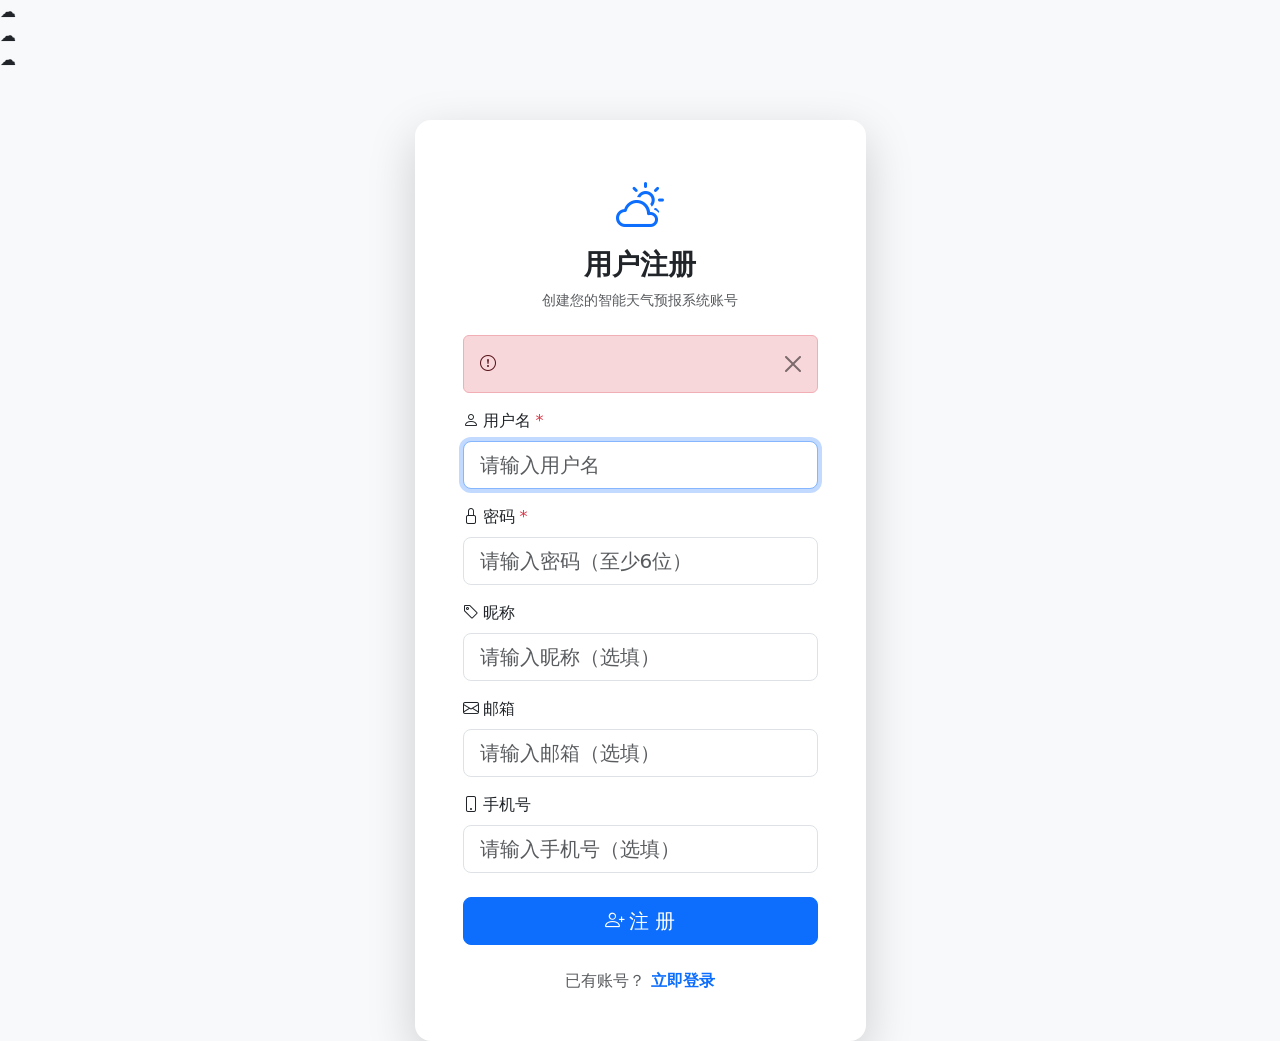
<file: src/main/resources/templates/register.html>
<!DOCTYPE html>
<html xmlns:th="http://www.thymeleaf.org"
      xmlns:sec="http://www.thymeleaf.org/extras/spring-security">
<head>
    <meta charset="UTF-8">
    <meta name="viewport" content="width=device-width, initial-scale=1.0">
    <title>注册 - 智能天气预报系统</title>
    <link href="https://cdn.jsdelivr.net/npm/bootstrap@5.3.0/dist/css/bootstrap.min.css" rel="stylesheet">
    <link href="https://cdn.jsdelivr.net/npm/bootstrap-icons@1.11.0/font/bootstrap-icons.css" rel="stylesheet">
    <link th:href="@{/css/style.css}" rel="stylesheet">
</head>
<body class="bg-light">
    <!-- Aether 背景云朵漂移装饰 -->
    <div class="skydeco" aria-hidden="true">
        <div class="drift">☁</div>
        <div class="drift">☁</div>
        <div class="drift">☁</div>
    </div>

    <!-- 导航栏 -->
    <div th:replace="fragments :: navbar"></div>

    <!-- 注册表单 -->
    <div class="container">
        <div class="row justify-content-center mt-5">
            <div class="col-md-6 col-lg-5">
                <div class="card shadow-lg border-0 rounded-4">
                    <div class="card-body p-5">
                        <div class="text-center mb-4">
                            <i class="bi bi-cloud-sun text-primary" style="font-size: 3rem;"></i>
                            <h3 class="fw-bold mt-2">用户注册</h3>
                            <p class="text-muted small">创建您的智能天气预报系统账号</p>
                        </div>

                        <!-- 错误消息 -->
                        <div th:if="${errorMsg}" class="alert alert-danger alert-dismissible fade show" role="alert">
                            <i class="bi bi-exclamation-circle me-1"></i>
                            <span th:text="${errorMsg}"></span>
                            <button type="button" class="btn-close" data-bs-dismiss="alert" aria-label="Close"></button>
                        </div>

                        <form th:action="@{/register}" method="post">
                            <div class="mb-3">
                                <label for="username" class="form-label">
                                    <i class="bi bi-person me-1"></i>用户名 <span class="text-danger">*</span>
                                </label>
                                <input type="text" class="form-control form-control-lg" id="username"
                                       name="username" placeholder="请输入用户名" required autofocus>
                            </div>
                            <div class="mb-3">
                                <label for="password" class="form-label">
                                    <i class="bi bi-lock me-1"></i>密码 <span class="text-danger">*</span>
                                </label>
                                <input type="password" class="form-control form-control-lg" id="password"
                                       name="password" placeholder="请输入密码（至少6位）" required minlength="6">
                            </div>
                            <div class="mb-3">
                                <label for="nickname" class="form-label">
                                    <i class="bi bi-tag me-1"></i>昵称
                                </label>
                                <input type="text" class="form-control form-control-lg" id="nickname"
                                       name="nickname" placeholder="请输入昵称（选填）">
                            </div>
                            <div class="mb-3">
                                <label for="email" class="form-label">
                                    <i class="bi bi-envelope me-1"></i>邮箱
                                </label>
                                <input type="email" class="form-control form-control-lg" id="email"
                                       name="email" placeholder="请输入邮箱（选填）">
                            </div>
                            <div class="mb-3">
                                <label for="phone" class="form-label">
                                    <i class="bi bi-phone me-1"></i>手机号
                                </label>
                                <input type="tel" class="form-control form-control-lg" id="phone"
                                       name="phone" placeholder="请输入手机号（选填）">
                            </div>
                            <div class="d-grid mt-4">
                                <button type="submit" class="btn btn-primary btn-lg rounded-3">
                                    <i class="bi bi-person-plus me-1"></i>注 册
                                </button>
                            </div>
                        </form>

                        <div class="text-center mt-4">
                            <span class="text-muted">已有账号？</span>
                            <a th:href="@{/login}" class="text-decoration-none fw-bold">立即登录</a>
                        </div>
                    </div>
                </div>
            </div>
        </div>
    </div>

    <!-- 页脚 -->
    <div th:replace="fragments :: footer"></div>

    <script src="https://cdn.jsdelivr.net/npm/bootstrap@5.3.0/dist/js/bootstrap.bundle.min.js"></script>
    <script th:src="@{/js/main.js}"></script>
</body>
</html>
</file>
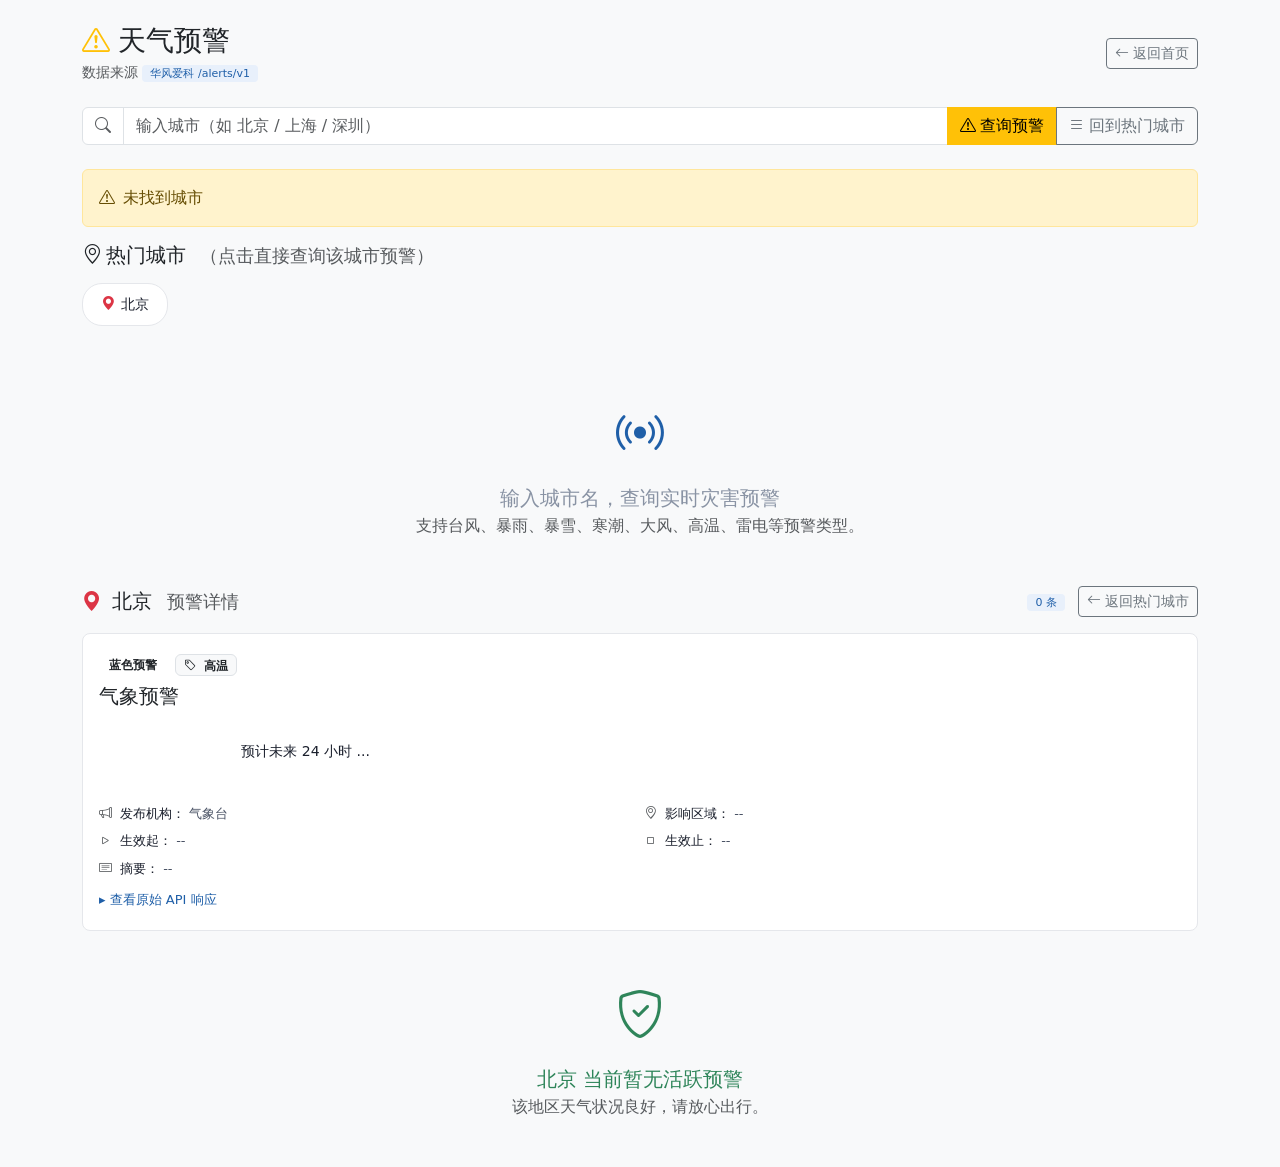
<file: src/main/resources/templates/warnings.html>
<!DOCTYPE html>
<html xmlns:th="http://www.thymeleaf.org"
      xmlns:sec="http://www.thymeleaf.org/extras/spring-security">
<head>
    <meta charset="UTF-8">
    <meta name="viewport" content="width=device-width, initial-scale=1.0">
    <title>天气预警 - 智能天气预报系统</title>
    <link href="https://cdn.jsdelivr.net/npm/bootstrap@5.3.0/dist/css/bootstrap.min.css" rel="stylesheet">
    <link href="https://cdn.jsdelivr.net/npm/bootstrap-icons@1.11.0/font/bootstrap-icons.css" rel="stylesheet">
    <link th:href="@{/css/style.css}" rel="stylesheet">
    <style>
        /* 预警页专用：等级色带、紧凑展示 */
        .warn-strip { height: 4px; }
        .level-Red     { --lv: #d63031; --lv-bg: #ffe3e3; --lv-text: #fff; }
        .level-Orange  { --lv: #e17055; --lv-bg: #ffe9e0; --lv-text: #fff; }
        .level-Yellow  { --lv: #fdcb6e; --lv-bg: #fff5d6; --lv-text: #1a1f2c; }
        .level-Blue    { --lv: #74b9ff; --lv-bg: #e3f1ff; --lv-text: #fff; }
        .level-White   { --lv: #b2bec3; --lv-bg: #f1f3f5; --lv-text: #1a1f2c; }
        .warn-card { border: 1px solid #e5e7eb; border-radius: 8px; background: #fff; overflow: hidden; }
        .warn-card .warn-strip { background: var(--lv); }
        .warn-card .level-badge {
            background: var(--lv); color: var(--lv-text);
            padding: 2px 10px; border-radius: 4px; font-size: 12px; font-weight: 600;
        }
        .warn-field { font-size: 13px; color: #4a5365; }
        .warn-field b { color: #1a1f2c; font-weight: 500; margin-right: 4px; }
        .warn-divider { height: 1px; background: #f0f2f5; margin: 12px 0; }
        .warn-text { white-space: pre-wrap; line-height: 1.7; color: #1a1f2c; font-size: 14px; }
        .city-row {
            display: flex; align-items: center; justify-content: space-between;
            padding: 12px 16px; border: 1px solid #e5e7eb; border-radius: 6px;
            background: #fff; transition: border-color .15s;
        }
        .city-row:hover { border-color: #1f5fa8; }
        .city-row .city-name { font-weight: 500; color: #1a1f2c; }
        .empty-state { padding: 48px 16px; text-align: center; color: #8993a4; }
        .api-tag { font-size: 11px; color: #1f5fa8; background: #e8f0fb; padding: 2px 8px; border-radius: 4px; }
        .hot-city-btn {
            display: inline-flex; align-items: center; gap: 6px;
            padding: 10px 18px; border: 1px solid #e5e7eb; border-radius: 20px;
            background: #fff; color: #1a1f2c; text-decoration: none;
            font-size: 14px; transition: all .15s;
        }
        .hot-city-btn:hover { border-color: #1f5fa8; color: #1f5fa8; background: #f6f9fd; }
        details.warn-details { margin-top: 8px; }
        details.warn-details summary {
            cursor: pointer; font-size: 13px; color: #1f5fa8;
            list-style: none; padding: 4px 0;
        }
        details.warn-details summary::before { content: '▸ '; }
        details.warn-details[open] summary::before { content: '▾ '; }
        details.warn-details pre {
            background: #f5f6f8; padding: 10px 12px; border-radius: 4px;
            font-size: 12px; max-height: 220px; overflow: auto;
            white-space: pre-wrap; word-break: break-all; color: #4a5365;
        }
    </style>
</head>
<body class="bg-light">

    <!-- 导航栏 -->
    <div th:replace="fragments :: navbar"></div>

    <main class="container mt-4">

        <!-- 页头 -->
        <div class="d-flex justify-content-between align-items-center mb-4 flex-wrap gap-2">
            <div>
                <h3 class="mb-1">
                    <i class="bi bi-exclamation-triangle text-warning me-2"></i>天气预警
                </h3>
                <div class="text-muted small">
                    数据来源
                    <span class="api-tag">华风爱科 /alerts/v1</span>
                </div>
            </div>
            <div class="d-flex align-items-center gap-2">
                <a th:href="@{/}" class="btn btn-sm btn-outline-secondary">
                    <i class="bi bi-arrow-left me-1"></i>返回首页
                </a>
            </div>
        </div>

        <!-- 搜索 -->
        <form th:action="@{/weather/warning/search}" method="get" class="mb-4">
            <div class="input-group">
                <span class="input-group-text bg-white">
                    <i class="bi bi-search text-muted"></i>
                </span>
                <input type="text" class="form-control" name="city"
                       placeholder="输入城市（如 北京 / 上海 / 深圳）"
                       th:value="${searchCity}" required>
                <button class="btn btn-warning" type="submit">
                    <i class="bi bi-exclamation-triangle me-1"></i>查询预警
                </button>
                <a th:if="${searchCity != null}" th:href="@{/weather/warning}"
                   class="btn btn-outline-secondary">
                    <i class="bi bi-list me-1"></i>回到热门城市
                </a>
            </div>
        </form>

        <!-- 错误提示 -->
        <div th:if="${searchError}" class="alert alert-warning d-flex align-items-center mb-3" role="alert">
            <i class="bi bi-exclamation-triangle me-2"></i>
            <span th:text="${searchError}">未找到城市</span>
        </div>

        <!-- ============ 默认页：热门城市快捷入口 ============ -->
        <div th:if="${searchCity == null}">
            <h5 class="mb-3">
                <i class="bi bi-geo-alt me-1"></i>热门城市
                <span class="text-muted small ms-2">（点击直接查询该城市预警）</span>
            </h5>
            <div class="d-flex flex-wrap gap-2 mb-4">
                <a th:each="c : ${hotCities}"
                   th:href="@{/weather/warning/search(city=${c})}"
                   class="hot-city-btn text-decoration-none">
                    <i class="bi bi-geo-alt-fill text-danger"></i>
                    <span th:text="${c}">北京</span>
                </a>
            </div>
            <div class="empty-state">
                <i class="bi bi-broadcast" style="font-size:3rem;color:#1f5fa8;"></i>
                <h5 class="mt-3 mb-1">输入城市名，查询实时灾害预警</h5>
                <p class="text-muted mb-0">支持台风、暴雨、暴雪、寒潮、大风、高温、雷电等预警类型。</p>
            </div>
        </div>

        <!-- ============ 搜索结果：城市级预警详情 ============ -->
        <div th:if="${searchCity != null}">
            <!-- 顶部状态条 -->
            <div class="d-flex align-items-center justify-content-between mb-3">
                <h5 class="mb-0">
                    <i class="bi bi-geo-alt-fill text-danger me-1"></i>
                    <span th:text="${searchCity}">北京</span>
                    <span class="text-muted ms-2 small">预警详情</span>
                </h5>
                <div>
                    <span class="api-tag me-2" th:text="${warnings != null ? warnings.size() + ' 条' : '0 条'}">0 条</span>
                    <a th:href="@{/weather/warning}" class="btn btn-sm btn-outline-secondary">
                        <i class="bi bi-arrow-left me-1"></i>返回热门城市
                    </a>
                </div>
            </div>

            <!-- 详情卡片列表 -->
            <div th:if="${warnings != null and !warnings.isEmpty()}" class="row g-3">
                <div th:each="w : ${warnings}" class="col-12">
                    <div class="warn-card"
                         th:classappend="${'level-' + (w['level'] != null ? w['level'] : 'Blue')}">
                        <div class="warn-strip"></div>
                        <div class="p-3">
                            <!-- 头部：等级 + 类型 -->
                            <div class="d-flex justify-content-between align-items-start flex-wrap gap-2 mb-2">
                                <div class="d-flex align-items-center gap-2 flex-wrap">
                                    <span class="level-badge"
                                          th:text="${w['levelName'] != null ? w['levelName'] + '预警' : '预警'}">蓝色预警</span>
                                    <span class="badge bg-light text-dark border" th:if="${w['typeName'] != null}">
                                        <i class="bi bi-tag me-1"></i>
                                        <span th:text="${w['typeName']}">高温</span>
                                    </span>
                                </div>
                            </div>
                            <!-- 标题 -->
                            <h5 class="mb-2" th:text="${w['title'] != null ? w['title'] : '气象预警'}">气象预警</h5>
                            <!-- 正文 -->
                            <div class="warn-text mb-3"
                                 th:text="${w['text'] != null ? w['text'] : '暂无预警内容'}">
                                预计未来 24 小时 ...
                            </div>

                            <!-- 元数据 -->
                            <div class="row g-2 mb-2">
                                <div class="col-12 col-md-6 warn-field" th:if="${w['sender'] != null}">
                                    <i class="bi bi-megaphone me-1 text-muted"></i>
                                    <b>发布机构：</b><span th:text="${w['sender']}">气象台</span>
                                </div>
                                <div class="col-12 col-md-6 warn-field" th:if="${w['areaName'] != null}">
                                    <i class="bi bi-geo-alt me-1 text-muted"></i>
                                    <b>影响区域：</b><span th:text="${w['areaName']}">--</span>
                                </div>
                                <div class="col-12 col-md-6 warn-field" th:if="${w['startTime'] != null}">
                                    <i class="bi bi-play me-1 text-muted"></i>
                                    <b>生效起：</b><span th:text="${w['startTime']}">--</span>
                                </div>
                                <div class="col-12 col-md-6 warn-field" th:if="${w['endTime'] != null}">
                                    <i class="bi bi-stop me-1 text-muted"></i>
                                    <b>生效止：</b><span th:text="${w['endTime']}">--</span>
                                </div>
                                <div class="col-12 warn-field" th:if="${w['summary'] != null}">
                                    <i class="bi bi-card-text me-1 text-muted"></i>
                                    <b>摘要：</b><span th:text="${w['summary']}">--</span>
                                </div>
                            </div>

                            <!-- 完整 JSON（用于调试/作业展示） -->
                            <details class="warn-details">
                                <summary>查看原始 API 响应</summary>
                                <pre th:text="${#strings.toString(w)}">{}</pre>
                            </details>
                        </div>
                    </div>
                </div>
            </div>

            <!-- 空态 -->
            <div th:if="${warnings == null or warnings.isEmpty()}" class="empty-state">
                <i class="bi bi-shield-check" style="font-size:3rem;color:#2f855a;"></i>
                <h5 class="mt-3 mb-1" style="color:#2f855a;">
                    <span th:text="${searchCity}">北京</span> 当前暂无活跃预警
                </h5>
                <p class="text-muted mb-0">该地区天气状况良好，请放心出行。</p>
            </div>
        </div>

    </main>

    <div th:replace="fragments :: footer"></div>

    <script src="https://cdn.jsdelivr.net/npm/bootstrap@5.3.0/dist/js/bootstrap.bundle.min.js"></script>
    <script th:src="@{/js/main.js}"></script>
</body>
</html>
</file>
